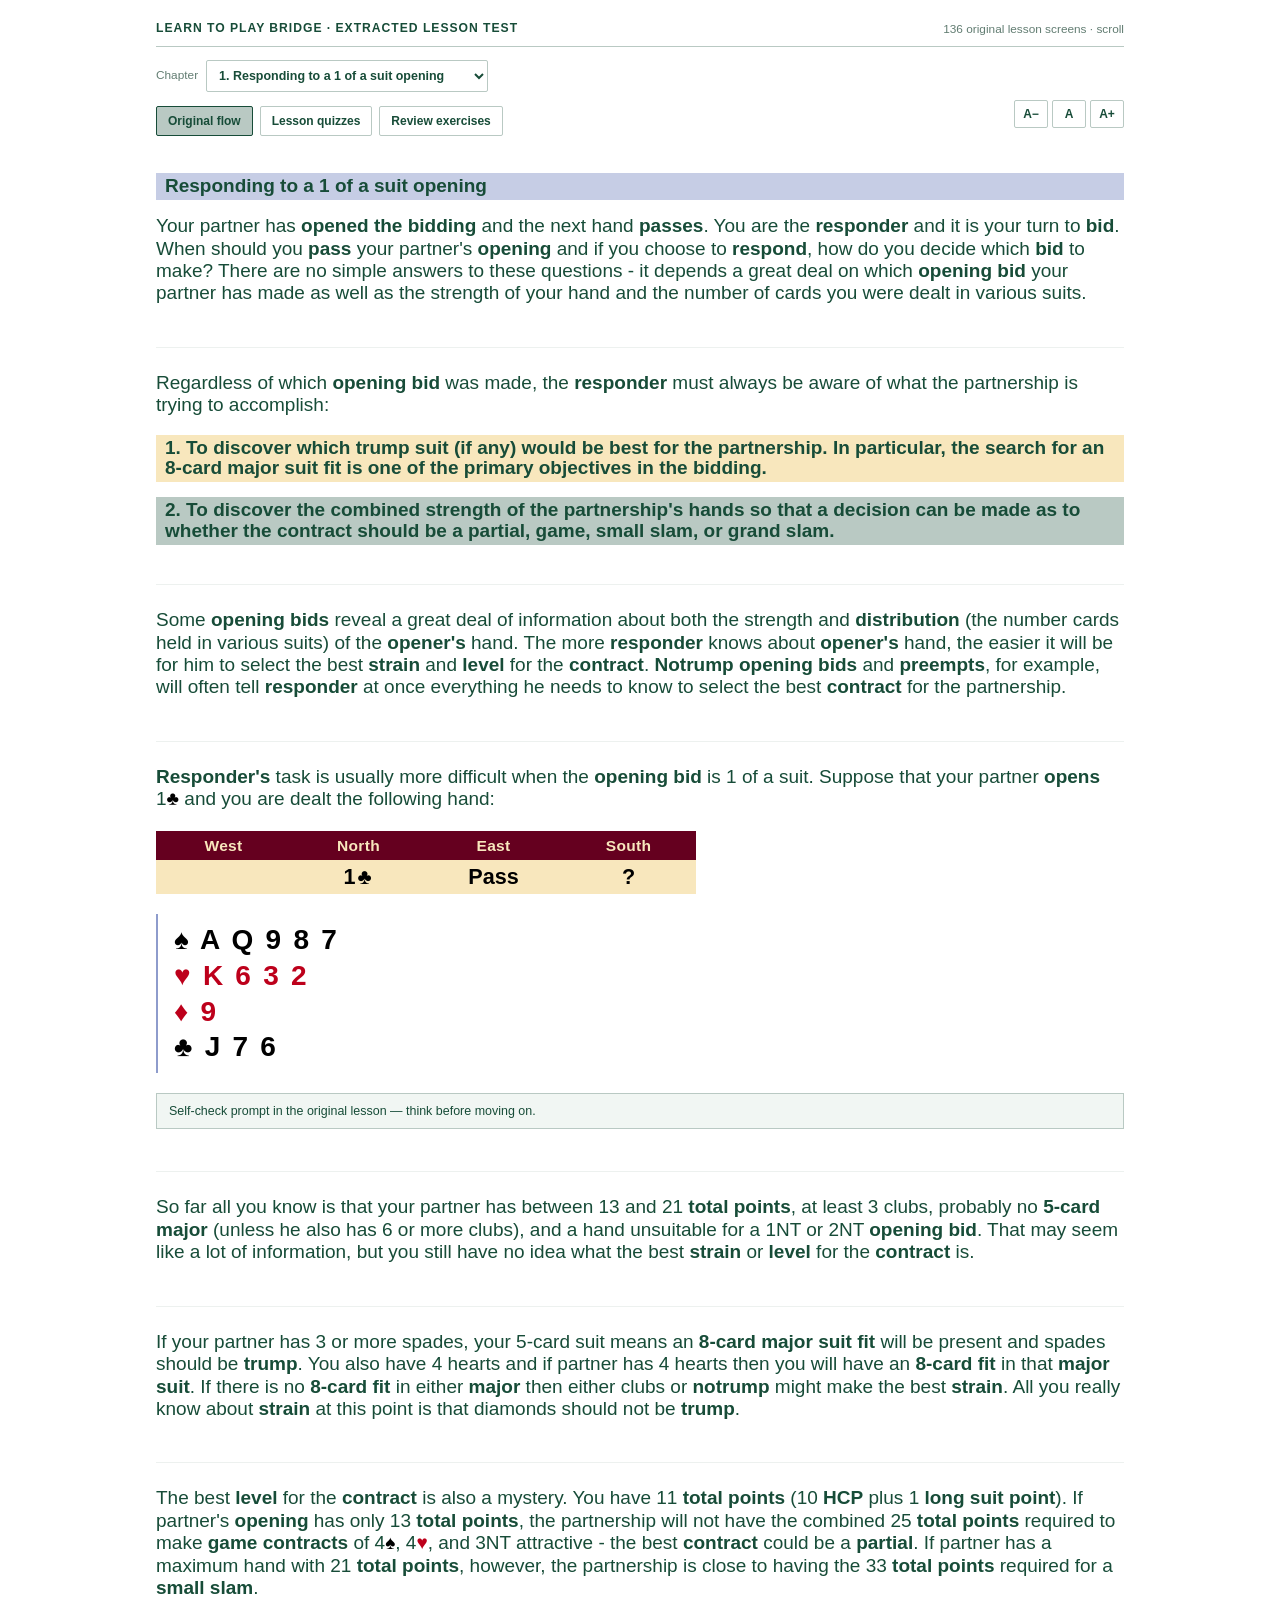
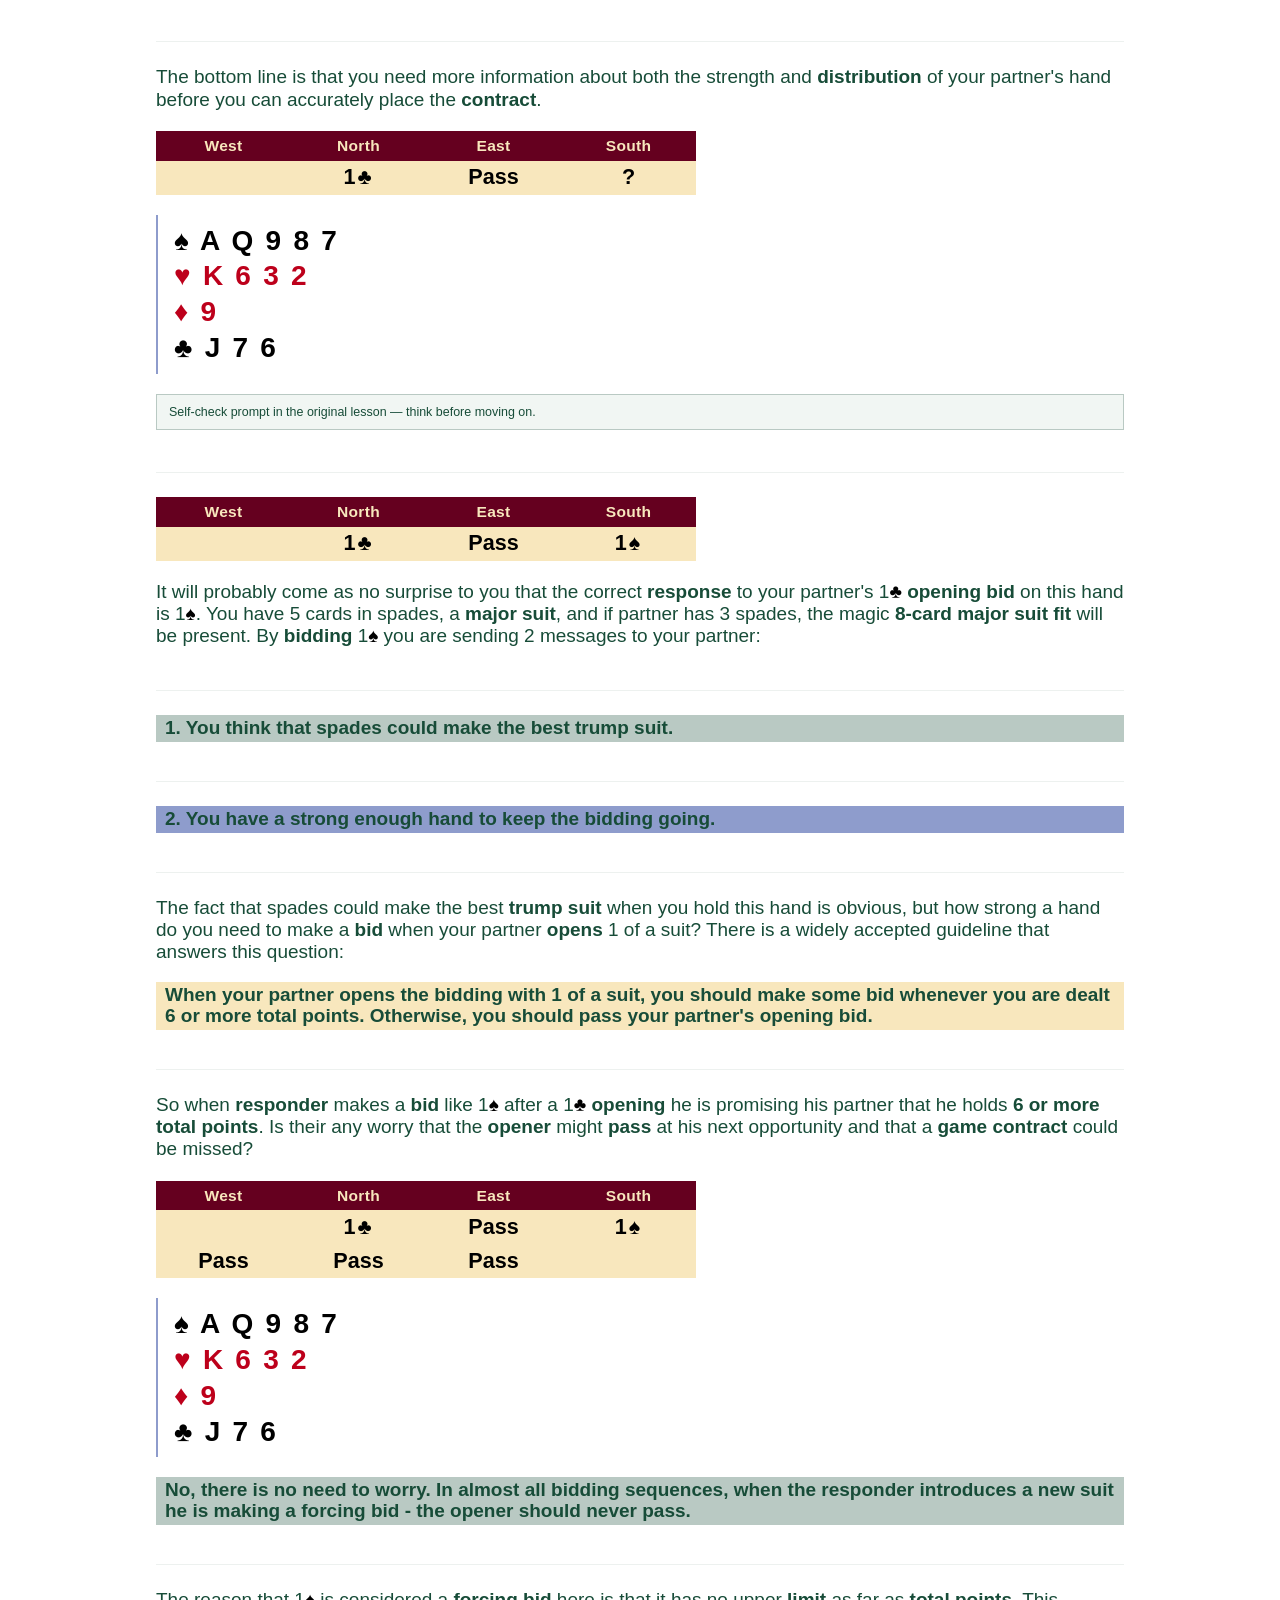
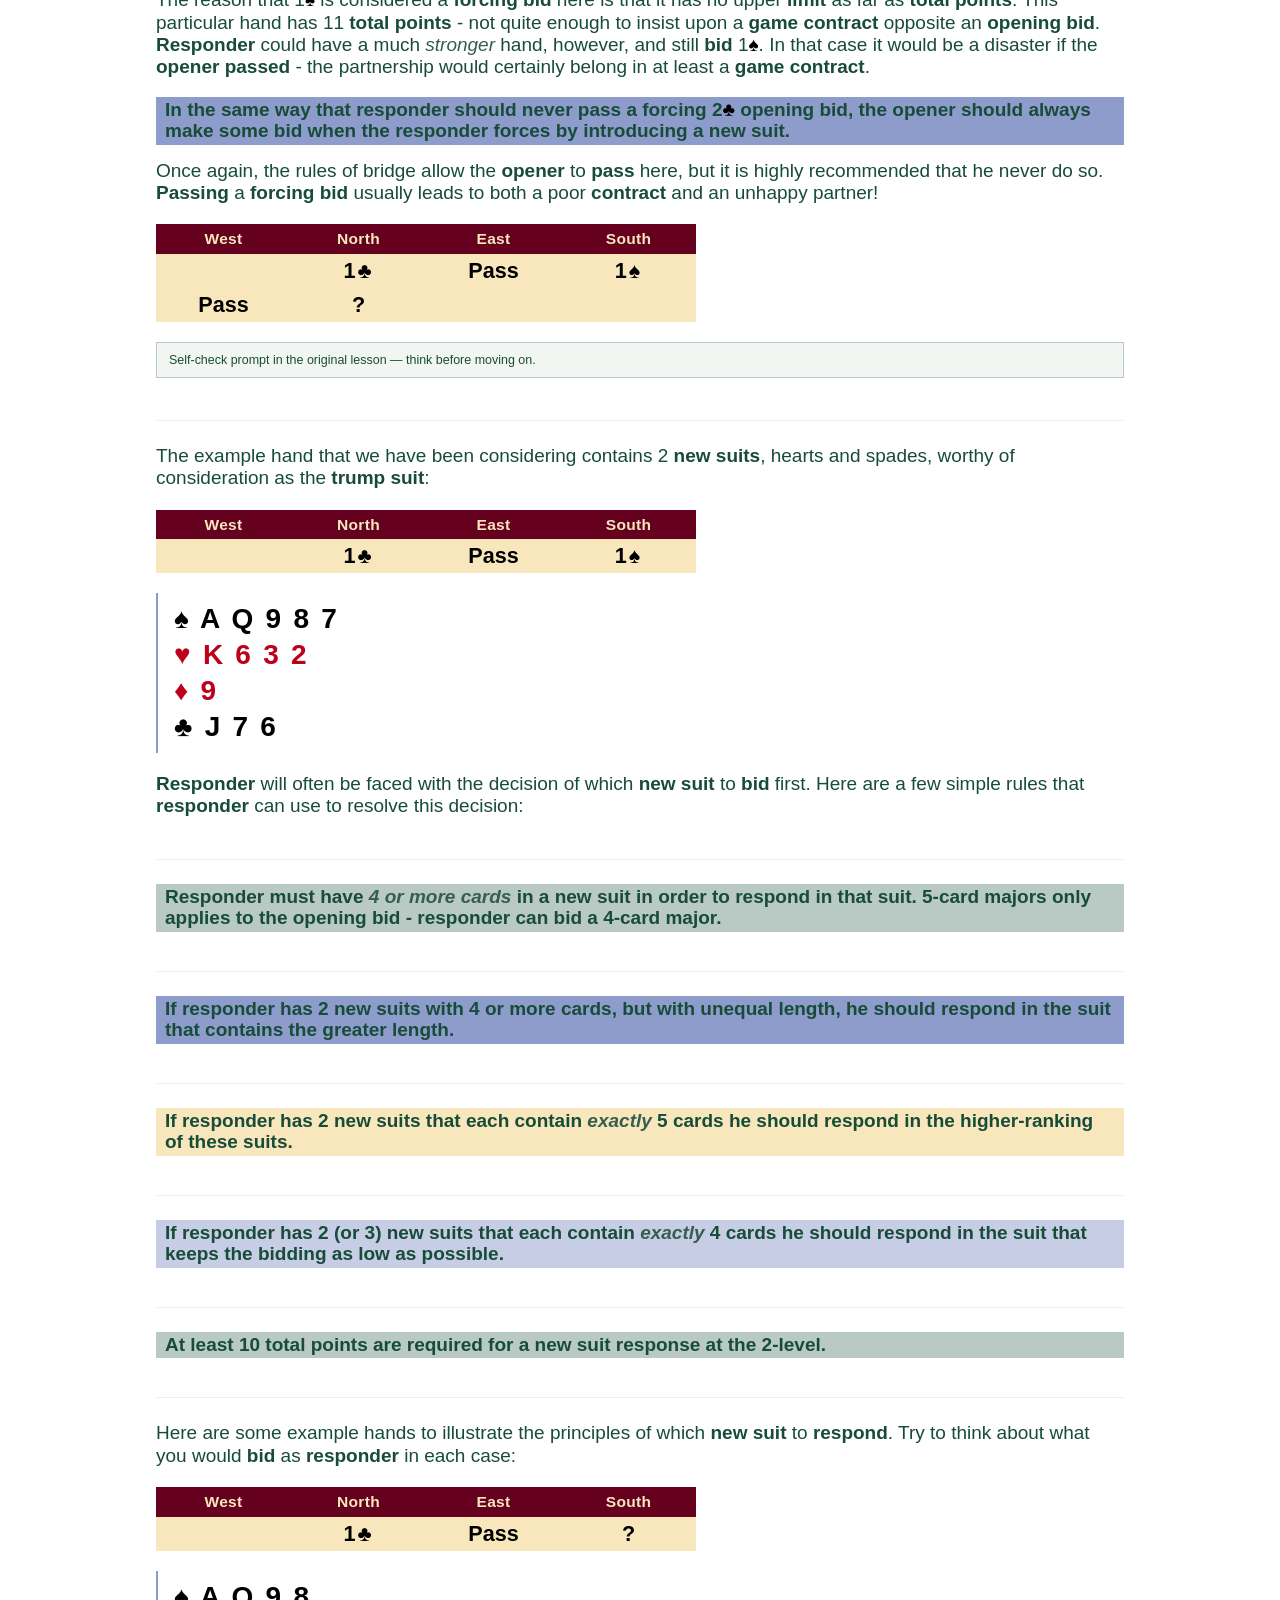
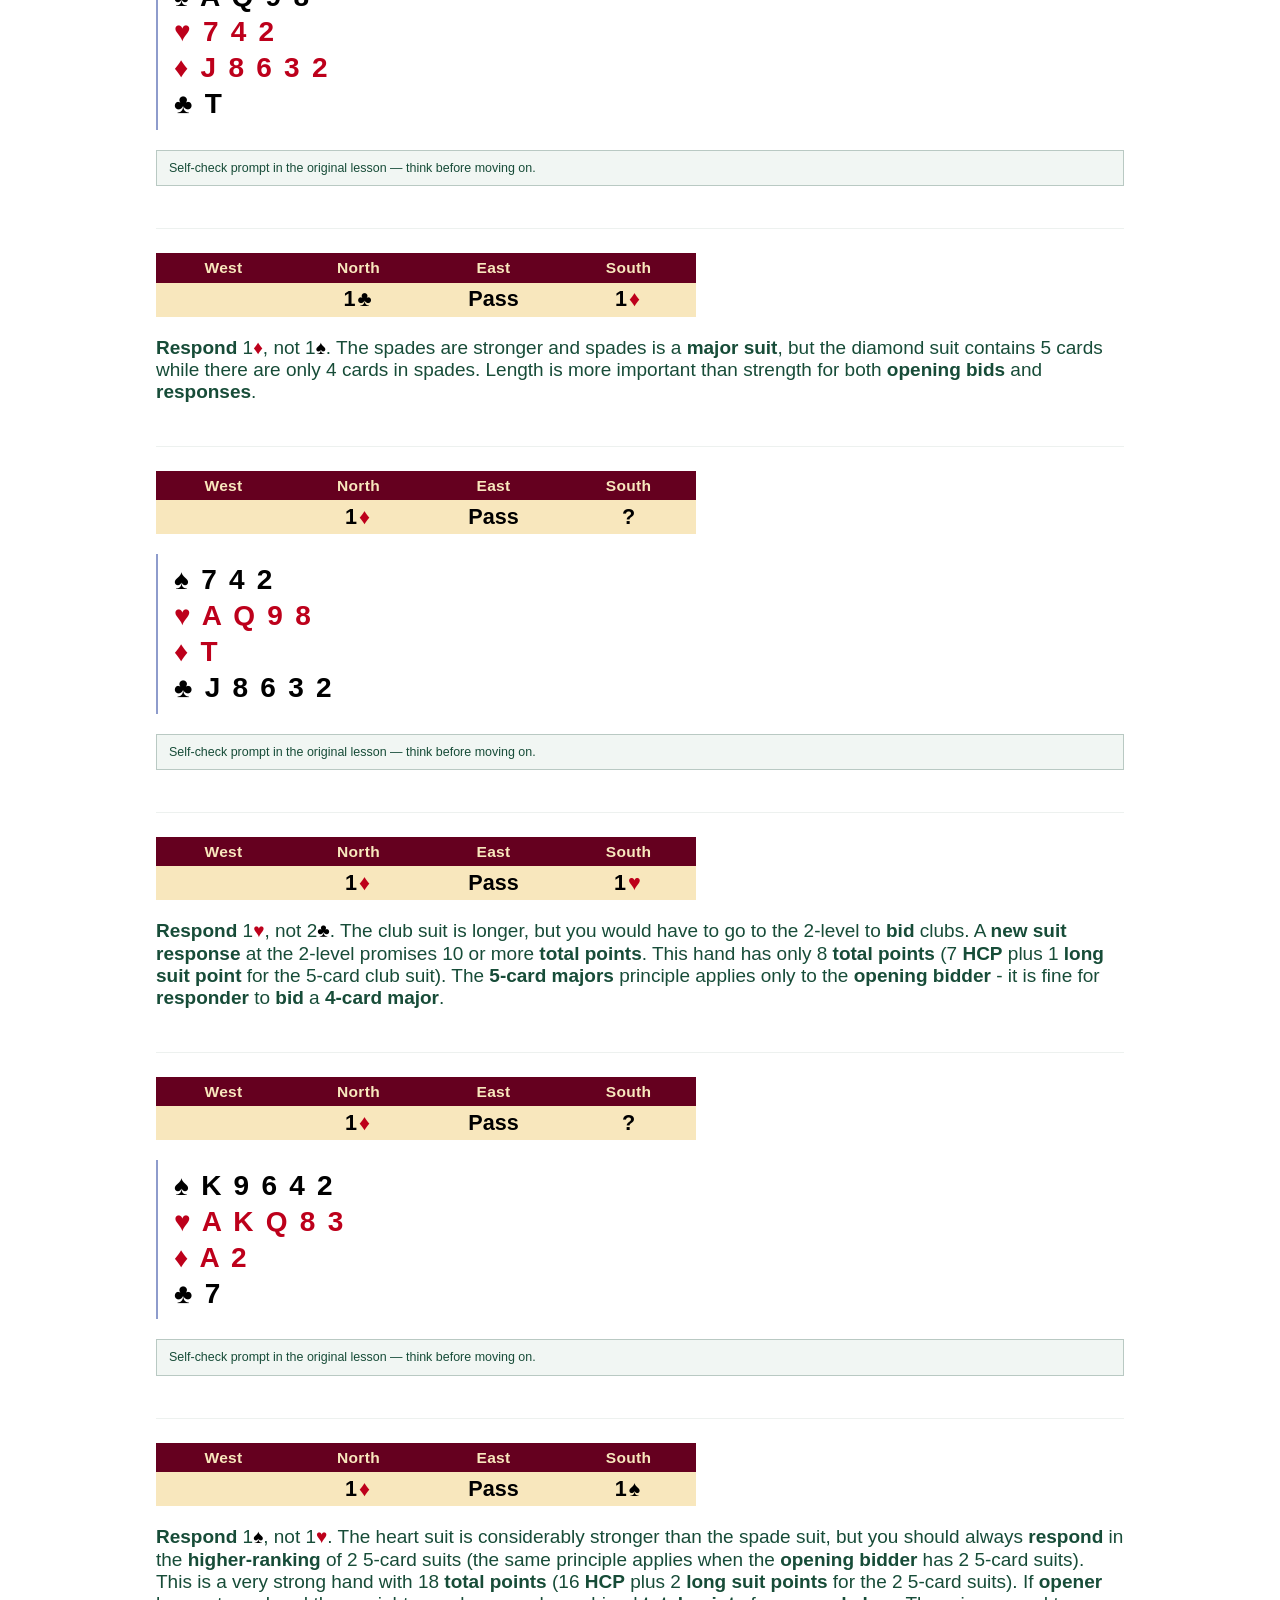
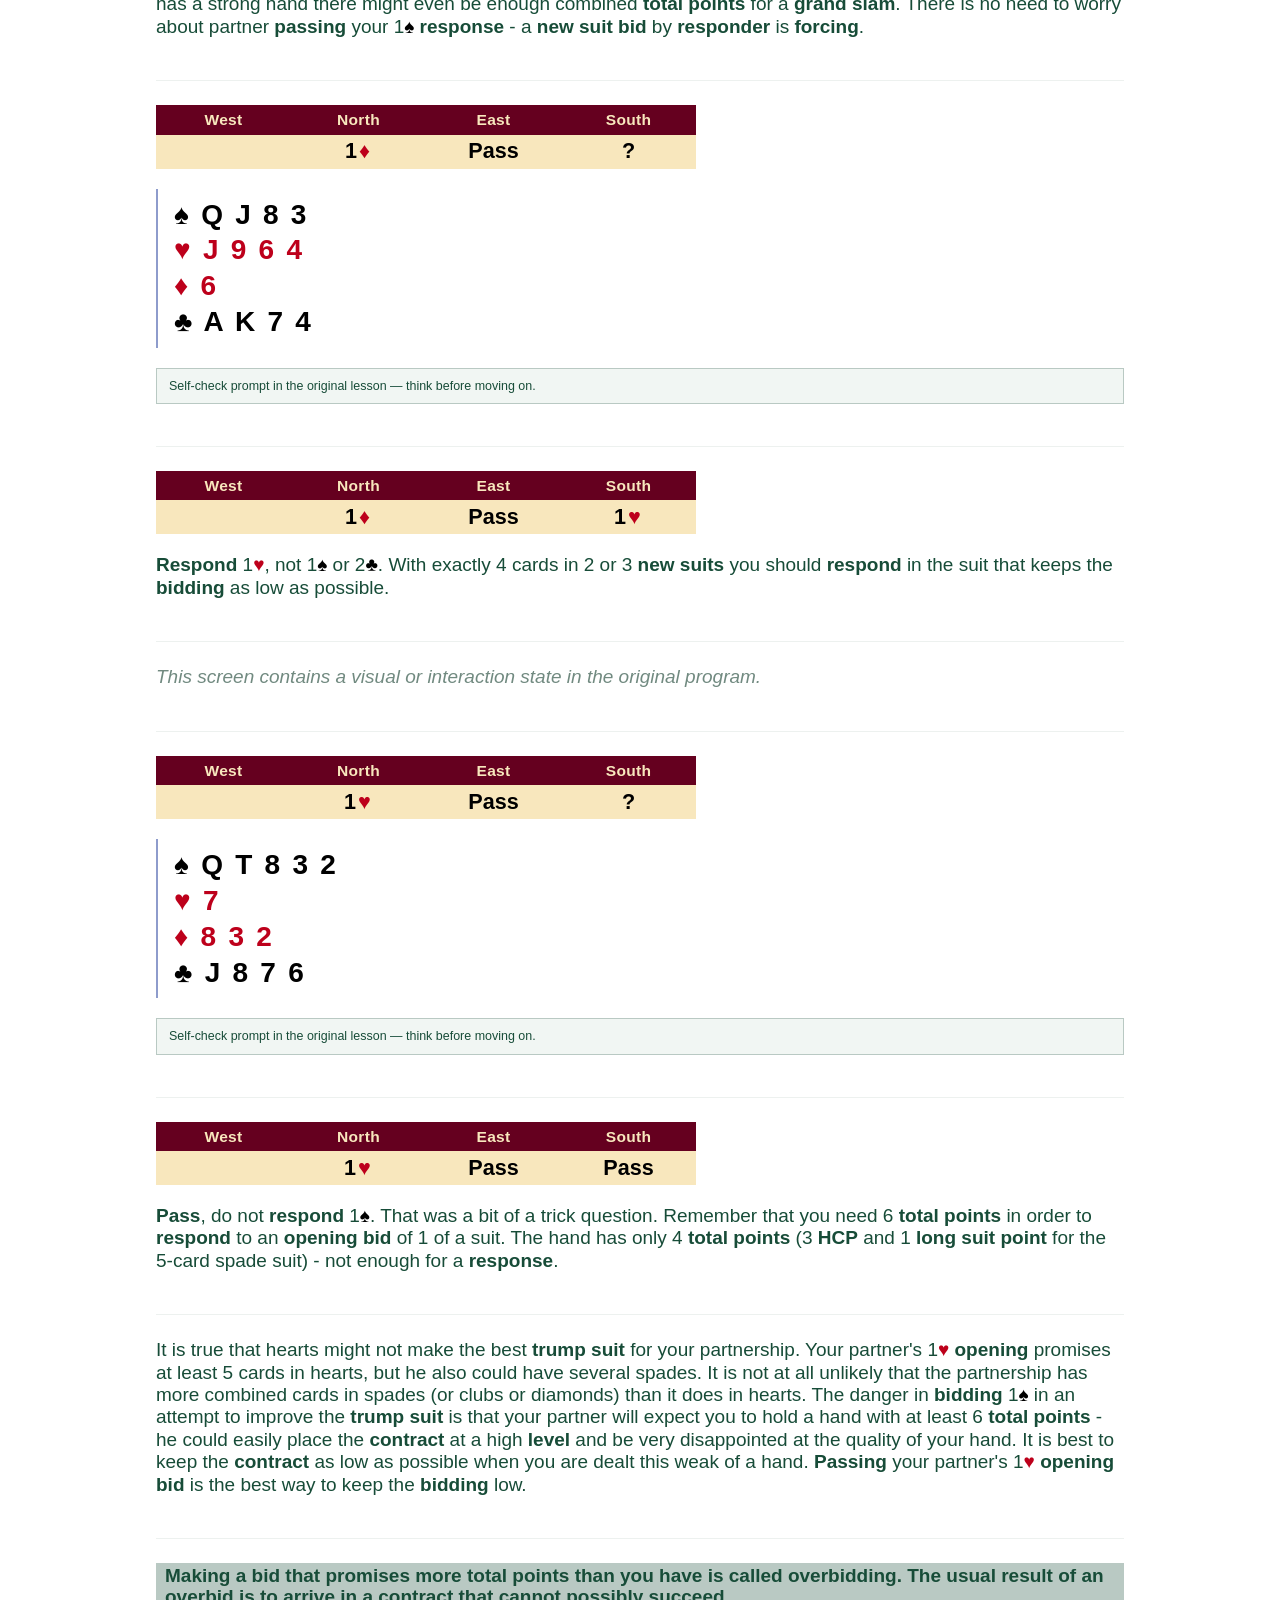
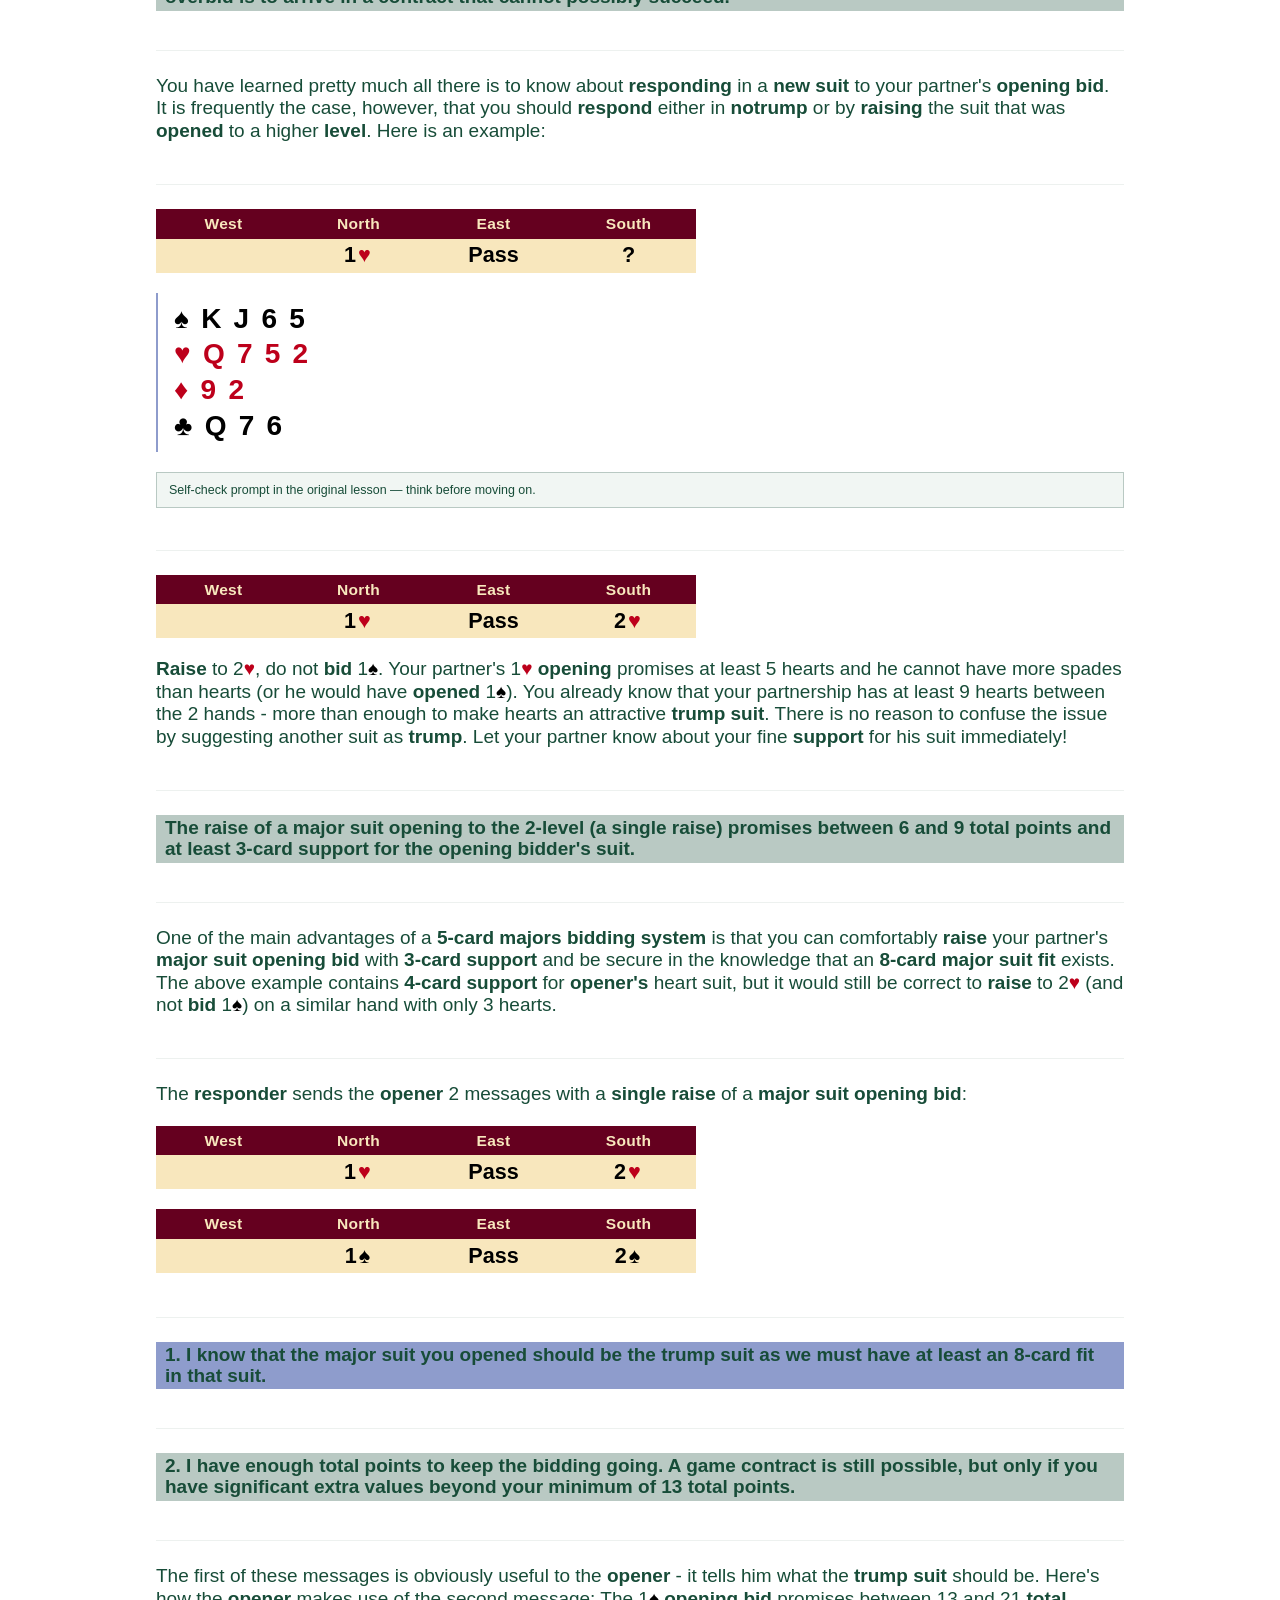
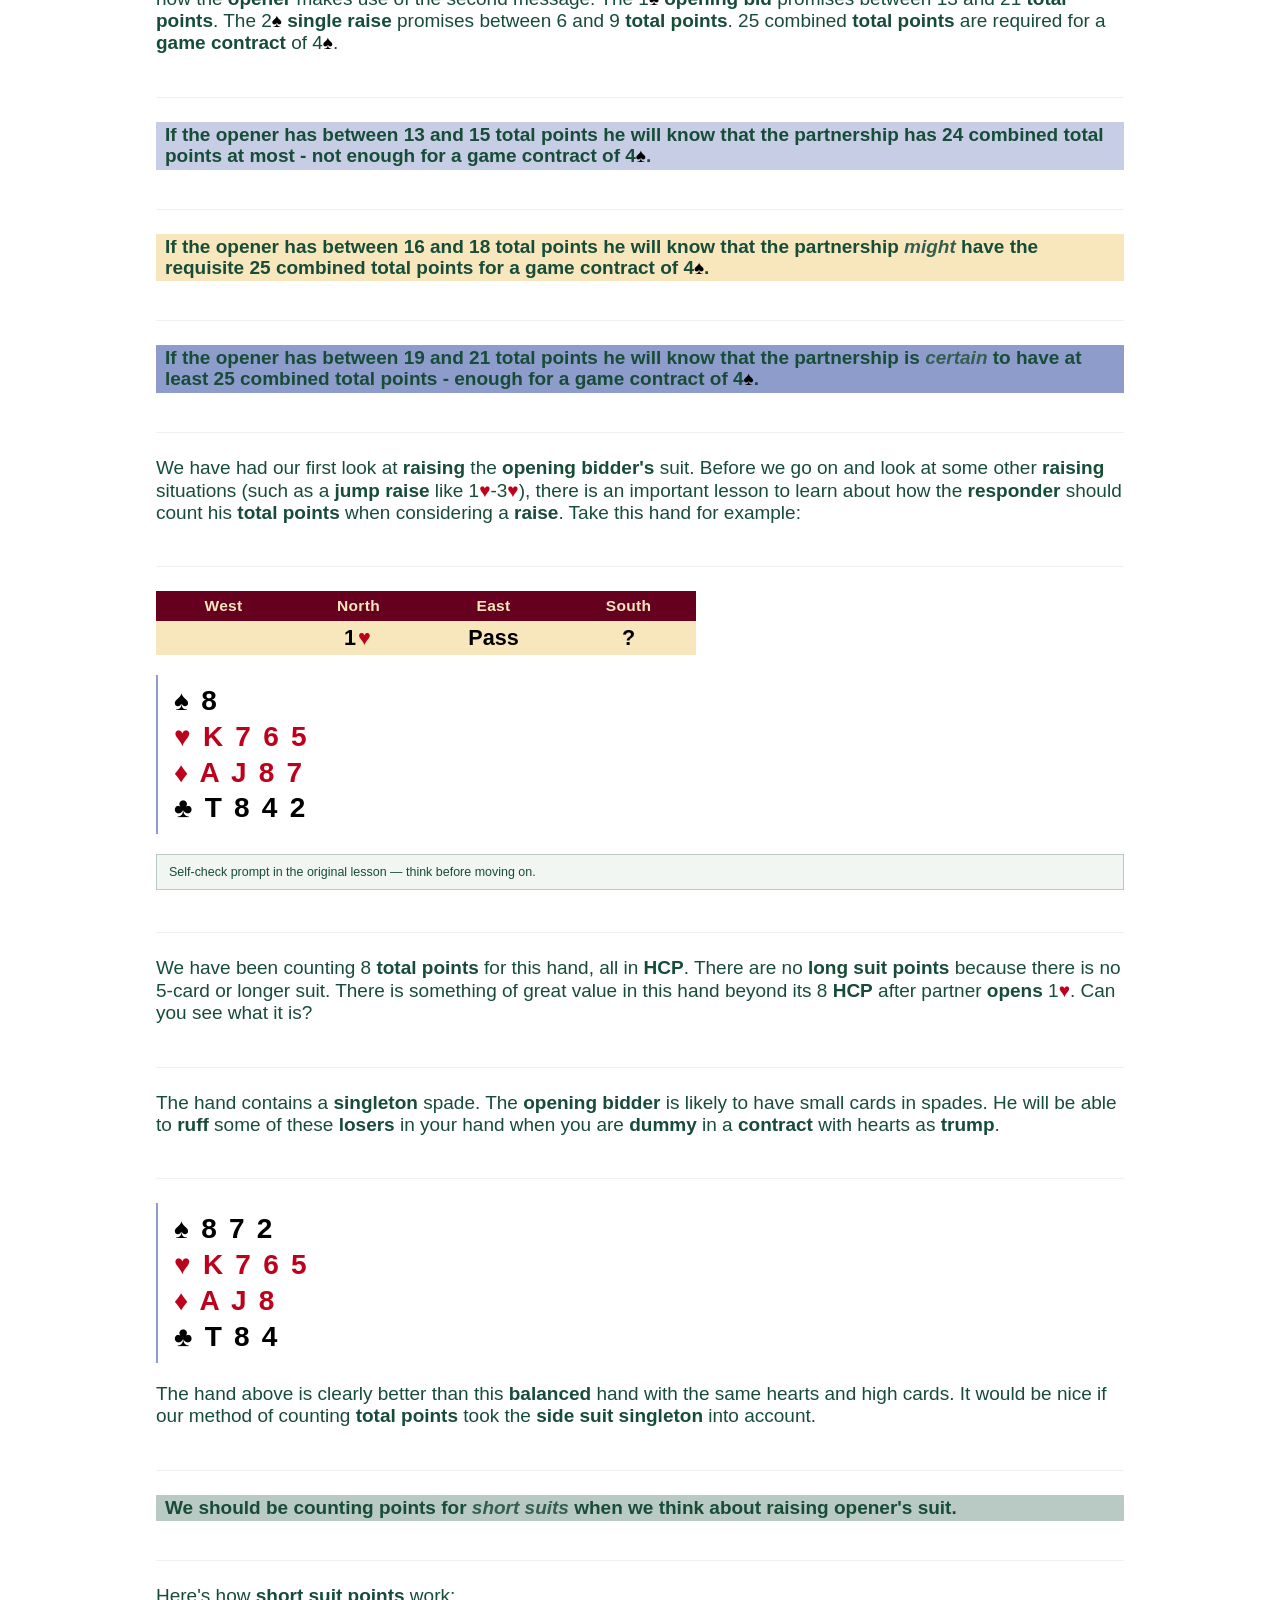
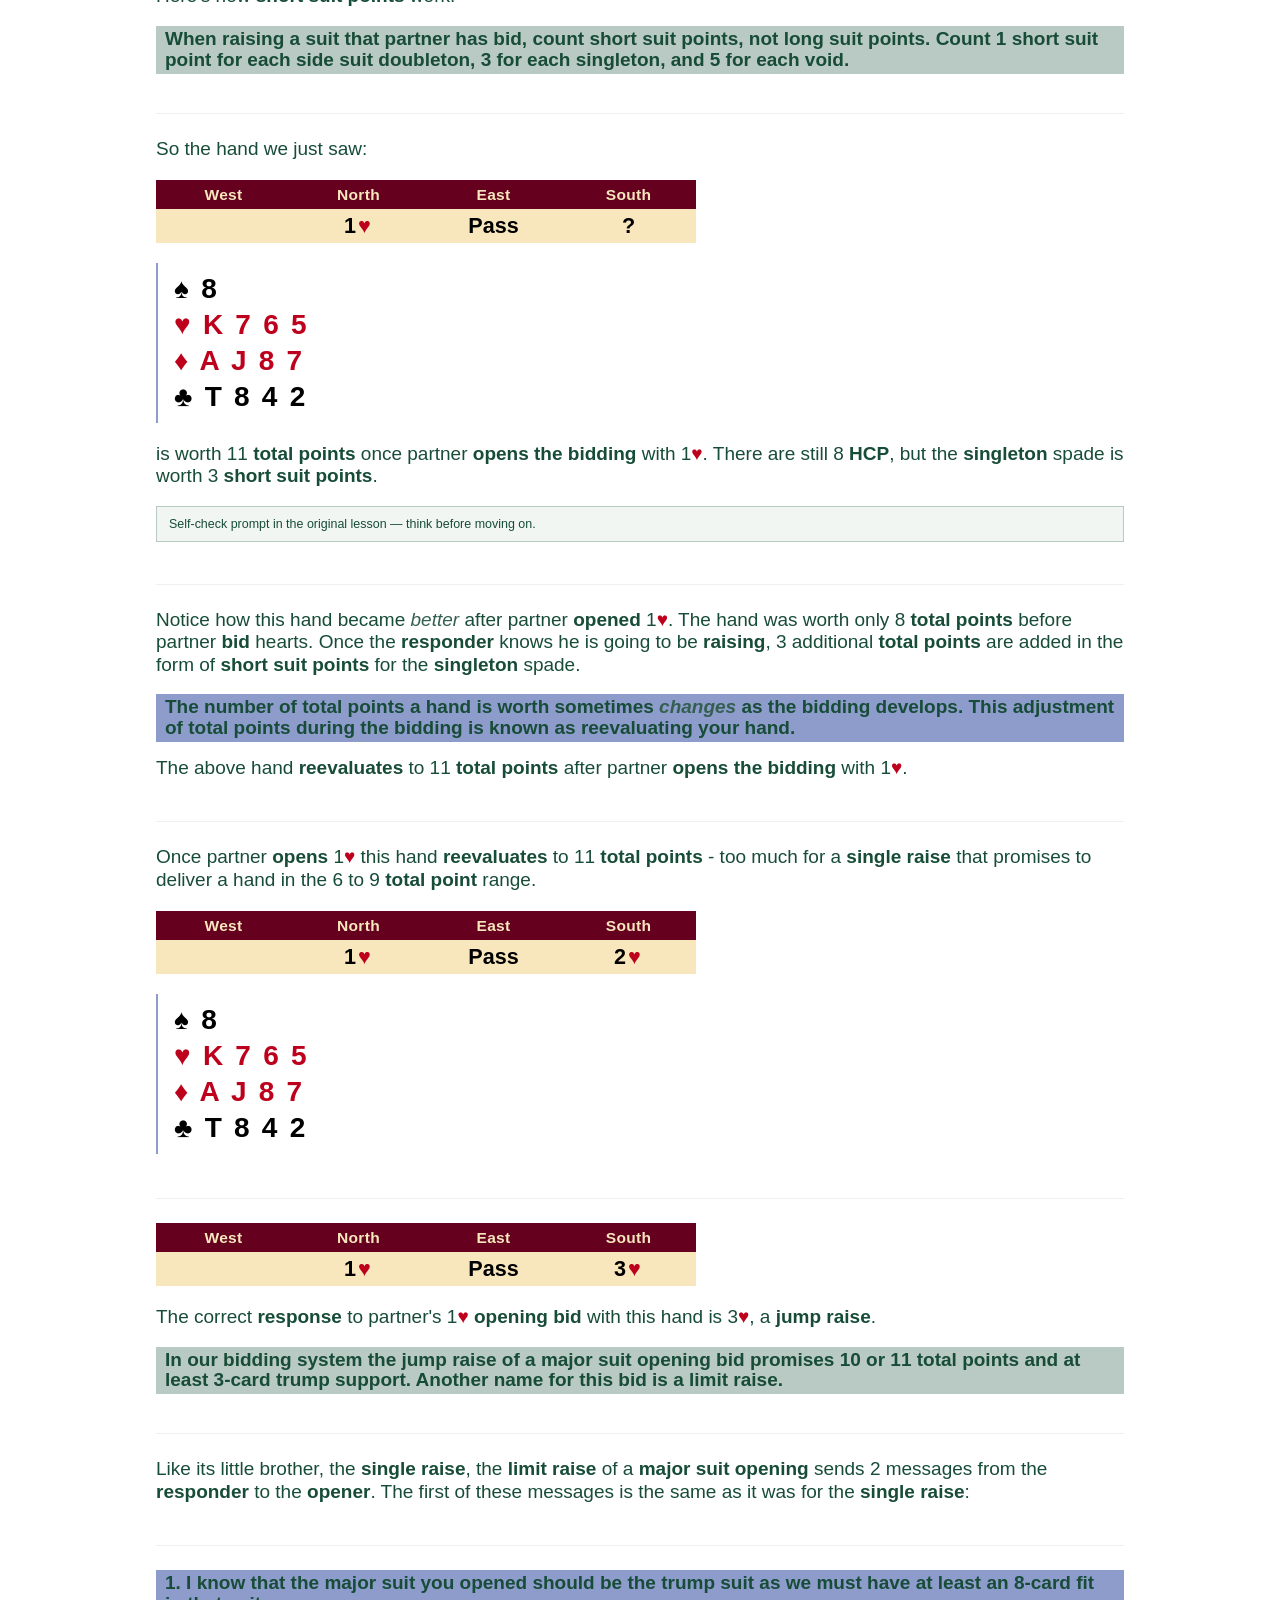
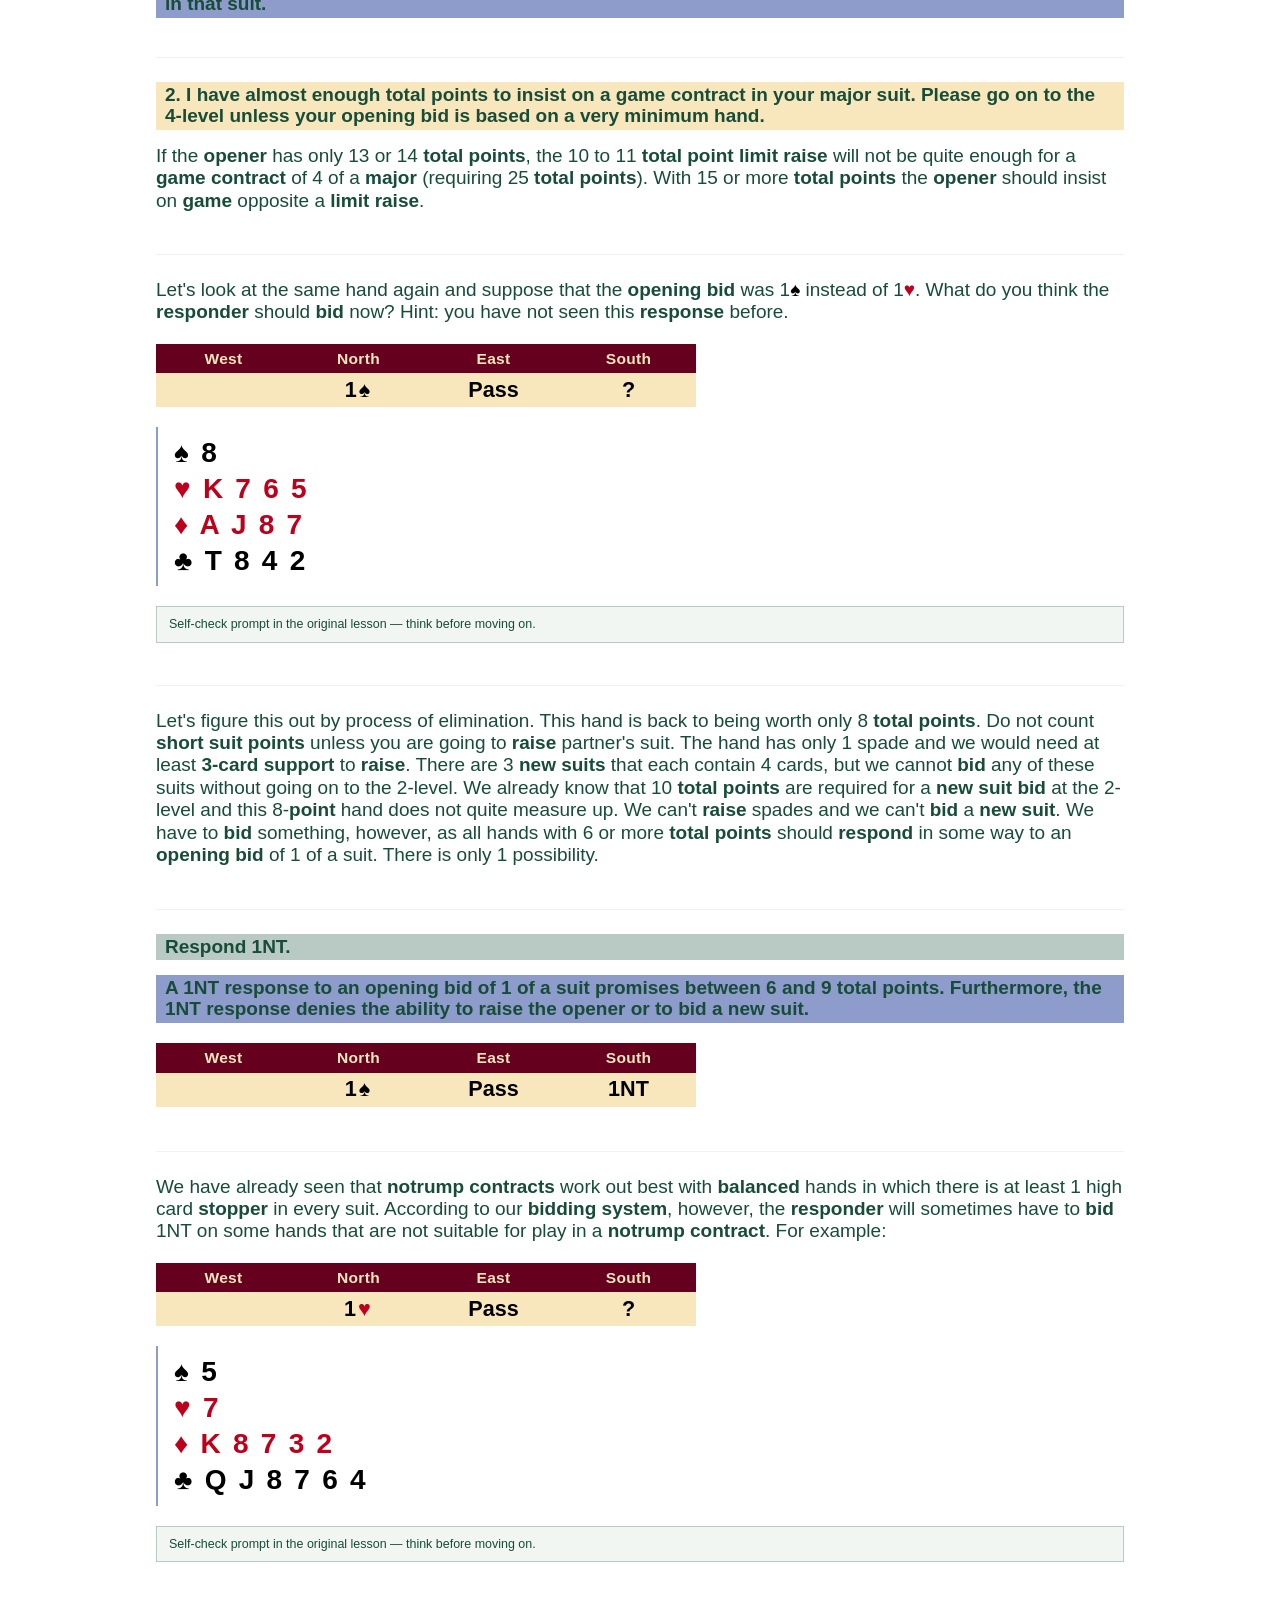
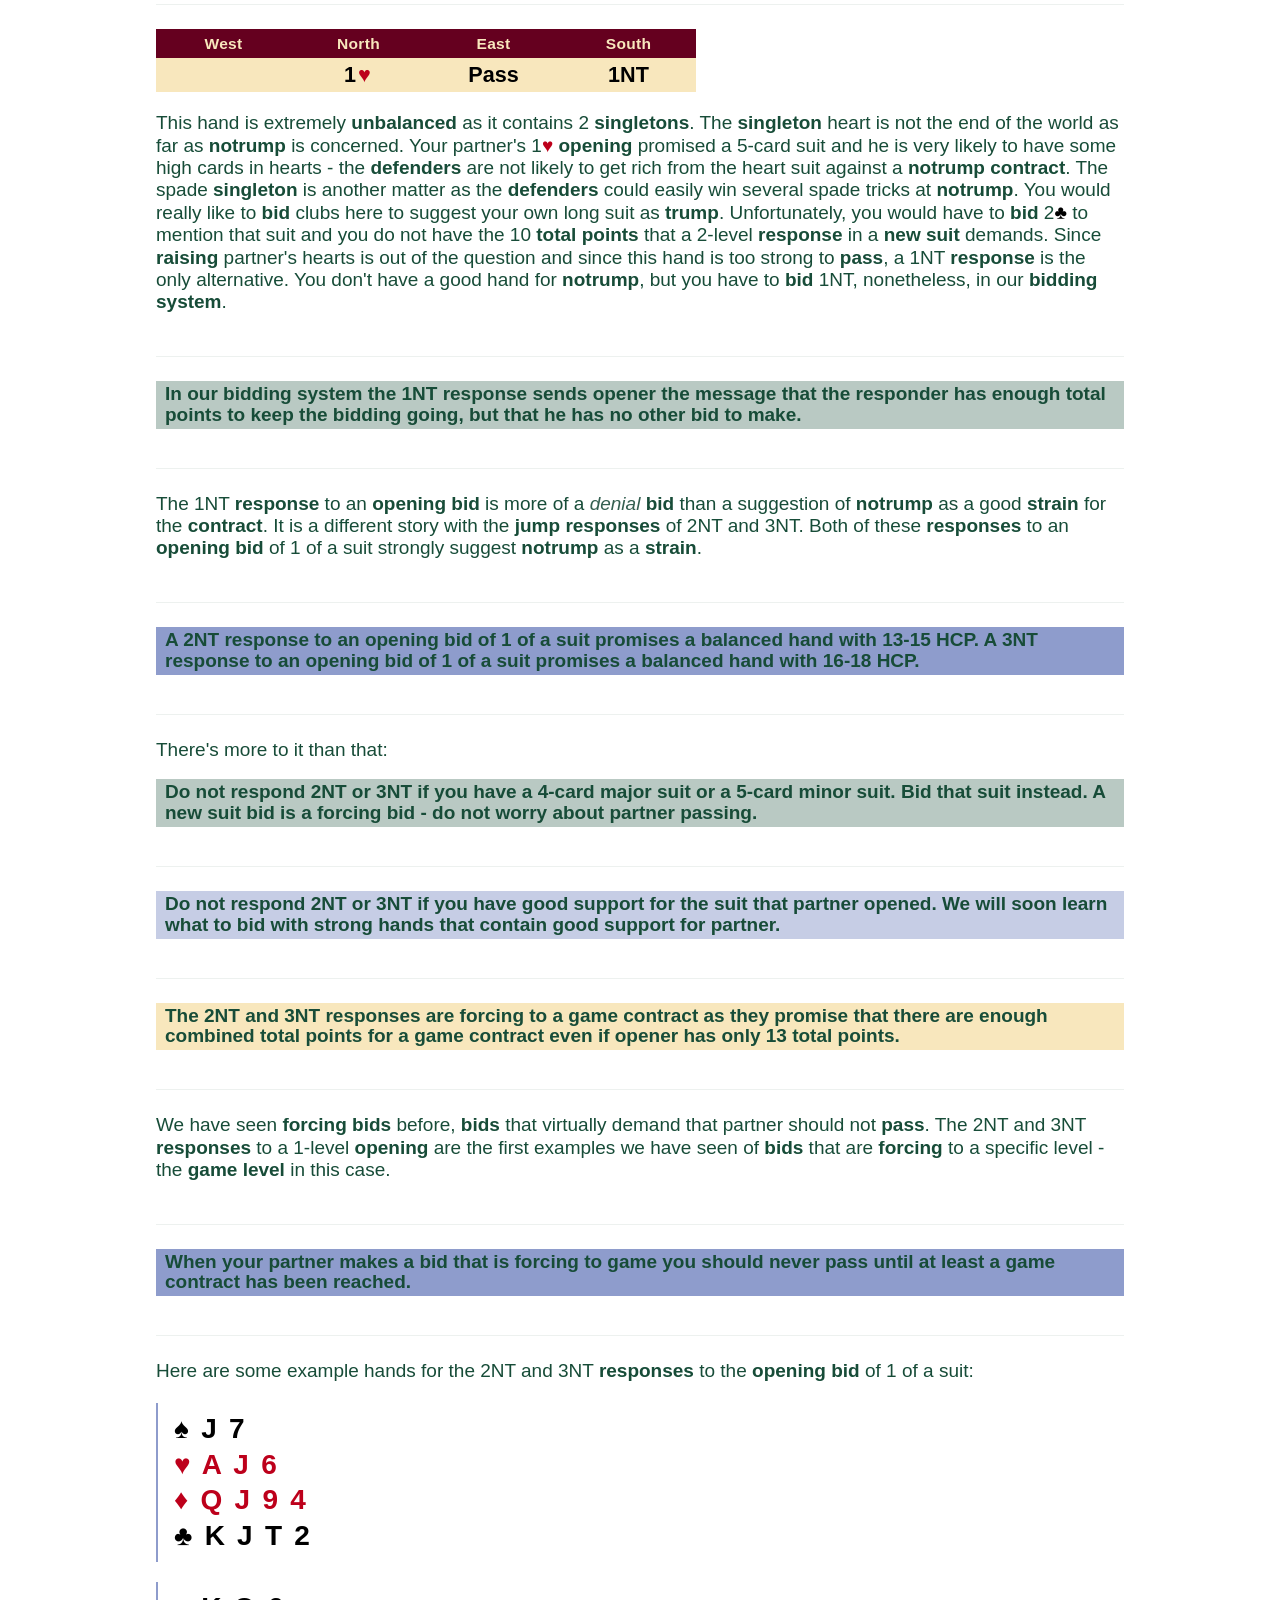
<file: index.html>
<!doctype html>
<html lang="en"><head>
<meta charset="utf-8"><meta name="viewport" content="width=device-width,initial-scale=1">
<title>Learn to Play Bridge — Responding to a 1 of a suit opening</title>
<link rel="stylesheet" href="bridge_study_test.css?v=20261010-12">
</head><body><main>
<header><h1>Learn to Play Bridge · extracted lesson test</h1><span class="muted" id="count"></span></header>
<div class="chapter-nav"><label for="chapter-select">Chapter</label><select id="chapter-select" aria-label="Choose chapter"><option value="index.html" selected>1. Responding to a 1 of a suit opening</option><option value="responding_to_1nt.html">2. Responding to a 1NT opening</option></select></div>
<div class="toolbar"><div class="mode"><button class="on" data-mode="lesson">Original flow</button><button data-mode="quiz">Lesson quizzes</button><button data-mode="review">Review exercises</button></div><div class="font-controls" aria-label="Text size"><button id="font-down" title="Decrease text size">A−</button><button id="font-reset" title="Reset text size">A</button><button id="font-up" title="Increase text size">A+</button></div></div>
<article id="page"></article>
<nav class="nav"><button id="back">← Back</button><button id="next">Next →</button></nav>
<footer class="rights-notice" id="source-rights">
  <strong>Source &amp; rights notice</strong>
  <p>This is an unofficial, non-commercial mobile reformat created for personal study. Source material: <em>Learn to Play Bridge</em>, developed by Fred Gitelman / Bridge Base Inc. for the <a href="https://acbl.org/learn/" target="_blank" rel="noreferrer">American Contract Bridge League (ACBL)</a>.</p>
  <p>This site is not affiliated with, endorsed by, or sponsored by Fred Gitelman, Bridge Base Inc., or ACBL. Original lesson content, trademarks, and related rights remain with their respective owners. Please do not copy, redistribute, or republish this material. Rights holders may request removal through this repository.</p>
</footer>
</main>
<script src="bridge_study_test_data.js?v=20261010-12"></script><script src="bridge_review_data.js?v=20261010-12"></script><script src="bridge_study_test.js?v=20261010-12"></script>
</body></html>
</file>
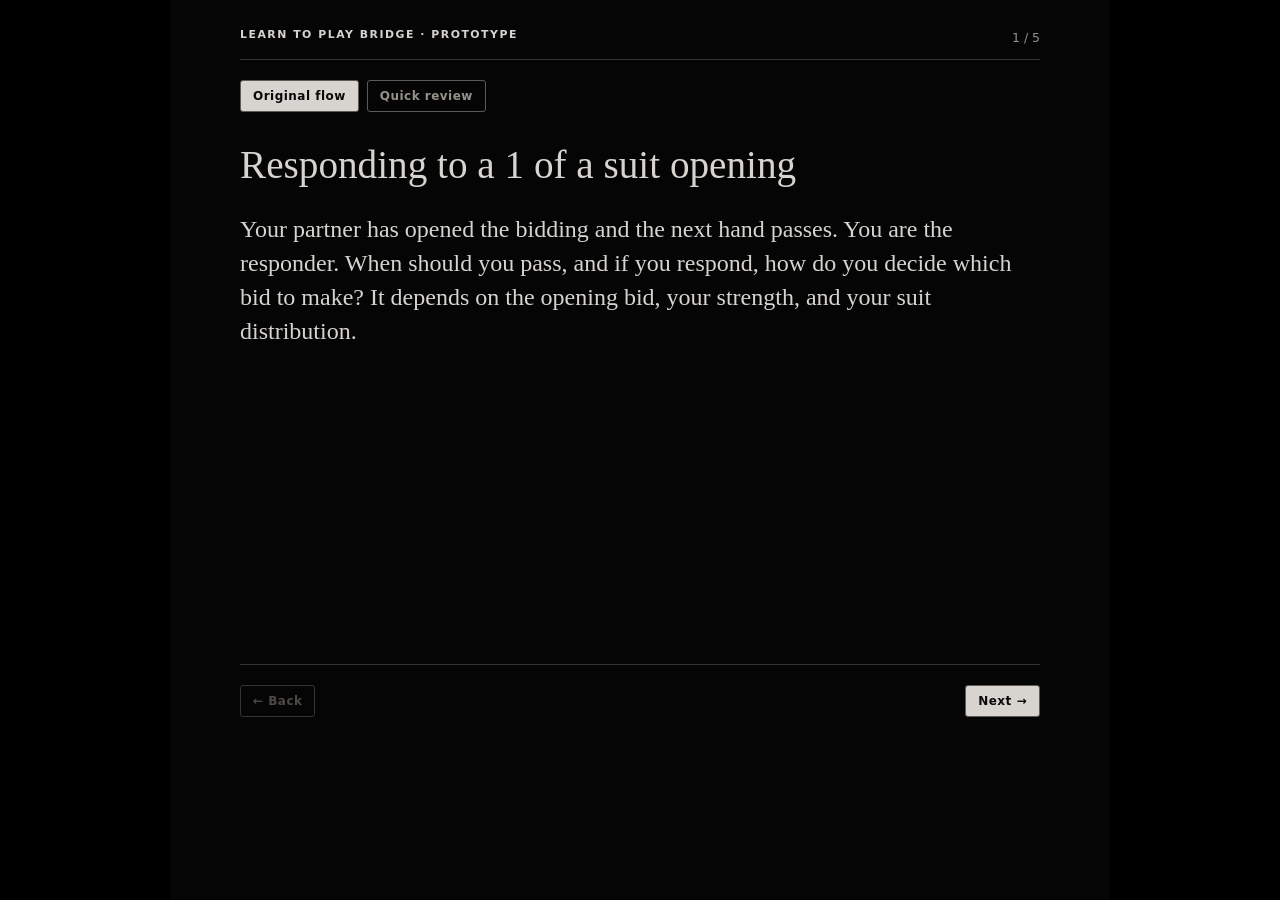
<file: bridge_mobile_prototype.html>
<!doctype html><meta charset="utf-8"><meta name="viewport" content="width=device-width,initial-scale=1"><title>Bridge mobile prototype</title><style>:root{--i:#d7d4cf;--p:#050505;--g:#d7d4cf;--m:#96918b}*{box-sizing:border-box}body{margin:0;background:#000;color:var(--i);font:clamp(1.12rem,2.2vw,1.5rem)/1.42 "Iowan Old Style","Palatino Linotype",Georgia,serif}main{width:min(940px,100%);min-height:100vh;margin:auto;padding:30px clamp(24px,6vw,70px) 42px;background:var(--p);box-shadow:0 0 45px #000}header{display:flex;justify-content:space-between;border-bottom:1px solid #343331;padding-bottom:13px}h1{margin:0;font:600 .68rem/1 system-ui,sans-serif;letter-spacing:.14em;text-transform:uppercase;color:var(--g)}.muted{color:var(--m);font:.78rem/1.3 system-ui,sans-serif}.mode{display:flex;gap:8px;margin:20px 0 30px}button{border:1px solid #5d5a56;border-radius:3px;padding:9px 12px;font:600 .75rem/1 system-ui,sans-serif;letter-spacing:.04em;cursor:pointer}.mode button{background:transparent;color:var(--m)}.mode .on,.nav button{background:#d7d4cf;color:#080808}article{min-height:58vh}h2{font-size:clamp(1.65rem,3.2vw,2.45rem);font-weight:400;line-height:1.16;margin:0 0 24px}p{margin:0 0 21px}.callout{background:#17130d;border-left:3px solid #d3a44e;padding:10px 16px 10px 20px;margin:22px 0;color:#e8c77f;box-shadow:inset 0 0 26px #0b0906}.hand{background:#0c1012;border-left:2px solid #527486;border-radius:0;padding:15px 18px 15px 38px;margin:28px 0;font:400 clamp(1.35rem,2.7vw,2rem)/1.37 "Iowan Old Style","Palatino Linotype",Georgia,serif;white-space:pre-line;box-shadow:inset 0 0 30px #060707}.hand > span:not(.red):not(.q){color:#a9c9d8}.red{color:#e37870;text-shadow:0 0 12px #471814}.q{display:inline-flex;width:30px;height:30px;align-items:center;justify-content:center;background:#211a0b;color:#efc86d;border:1px solid #d3a44e;border-radius:50%;font-weight:400}.answer{background:#151514;border:1px solid #4a4742;border-radius:0;padding:20px 22px;margin:24px 0}.nav{display:flex;justify-content:space-between;border-top:1px solid #343331;padding-top:20px}.nav button:disabled{background:transparent;border-color:#343331;color:#4d4a46}.reveal{background:transparent;color:#d7d4cf;border-color:#8e8981}</style><main><header><h1>Learn to Play Bridge · prototype</h1><span class="muted" id="count"></span></header><div class="mode"><button class="on" data-mode="lesson">Original flow</button><button data-mode="review">Quick review</button></div><article id="page"></article><nav class="nav"><button id="back">← Back</button><button id="next">Next →</button></nav></main><script>
const hand='<span>♠ A Q 9 8 7</span>\n<span class="red">♥ K 6 3 2</span>\n<span class="red">♦ 9</span>\n<span>♣ J 7 6</span>';
const lesson=[{title:'Responding to a 1 of a suit opening',text:"Your partner has opened the bidding and the next hand passes. You are the responder. When should you pass, and if you respond, how do you decide which bid to make? It depends on the opening bid, your strength, and your suit distribution."},{text:"The responder has two goals:",cards:["Discover the best trump suit, especially an 8-card major-suit fit.","Discover combined strength to judge partscore, game, small slam, or grand slam."]},{text:"Responder's task is usually more difficult after a 1-of-a-suit opening. Suppose partner opens 1♣ and you hold:",hand},{text:"You need more information about partner's strength and distribution before accurately placing the contract.",hand,answer:"It will probably come as no surprise to you that the correct response to your partner's 1♣ opening bid on this hand is 1♠. You have 5 cards in spades, a major suit, and if partner has 3 spades, the magic 8-card major suit fit will be present. By bidding 1♠ you are sending 2 messages to your partner:"},{text:"A widely accepted guideline:",cards:["With 6 or more total points, make some bid. With fewer than 6 total points, pass partner's opening bid."]}];
let mode='lesson',i=0,shown=false;const page=document.querySelector('#page'),count=document.querySelector('#count'),back=document.querySelector('#back'),next=document.querySelector('#next');function draw(){const list=mode==='lesson'?lesson:[lesson[3]],x=list[i];count.textContent=(i+1)+' / '+list.length;let h=x.title?'<h2>'+x.title+'</h2>':'';h+='<p>'+x.text+'</p>';if(x.hand)h+='<div class="hand">Partner: 1♣ &nbsp;<span class="q">?</span>\n\n'+x.hand+'</div>';if(x.answer&&!shown)h+='<button class="reveal" id="reveal">Think first · reveal answer</button>';if(x.answer&&shown)h+='<section class="answer"><strong>Answer: 1♠</strong><br>'+x.answer+'</section>';if(x.cards)h+=x.cards.map(t=>'<div class="callout">'+t+'</div>').join('');if(mode==='review')h+='<p class="muted">Original “? → next page → explanation” checkpoint, adapted for self-test.</p>';page.innerHTML=h;document.querySelector('#reveal')?.addEventListener('click',()=>{shown=true;draw()});back.disabled=i===0;next.disabled=i===list.length-1}back.onclick=()=>{if(i){i--;shown=false;draw()}};next.onclick=()=>{let x=(mode==='lesson'?lesson:[lesson[3]])[i];if(x.answer&&!shown){shown=true;draw()}else if(i<(mode==='lesson'?lesson:[lesson[3]]).length-1){i++;shown=false;draw()}};document.querySelectorAll('[data-mode]').forEach(b=>b.onclick=()=>{mode=b.dataset.mode;i=0;shown=false;document.querySelectorAll('[data-mode]').forEach(z=>z.classList.toggle('on',z===b));draw()});draw();</script>
</file>
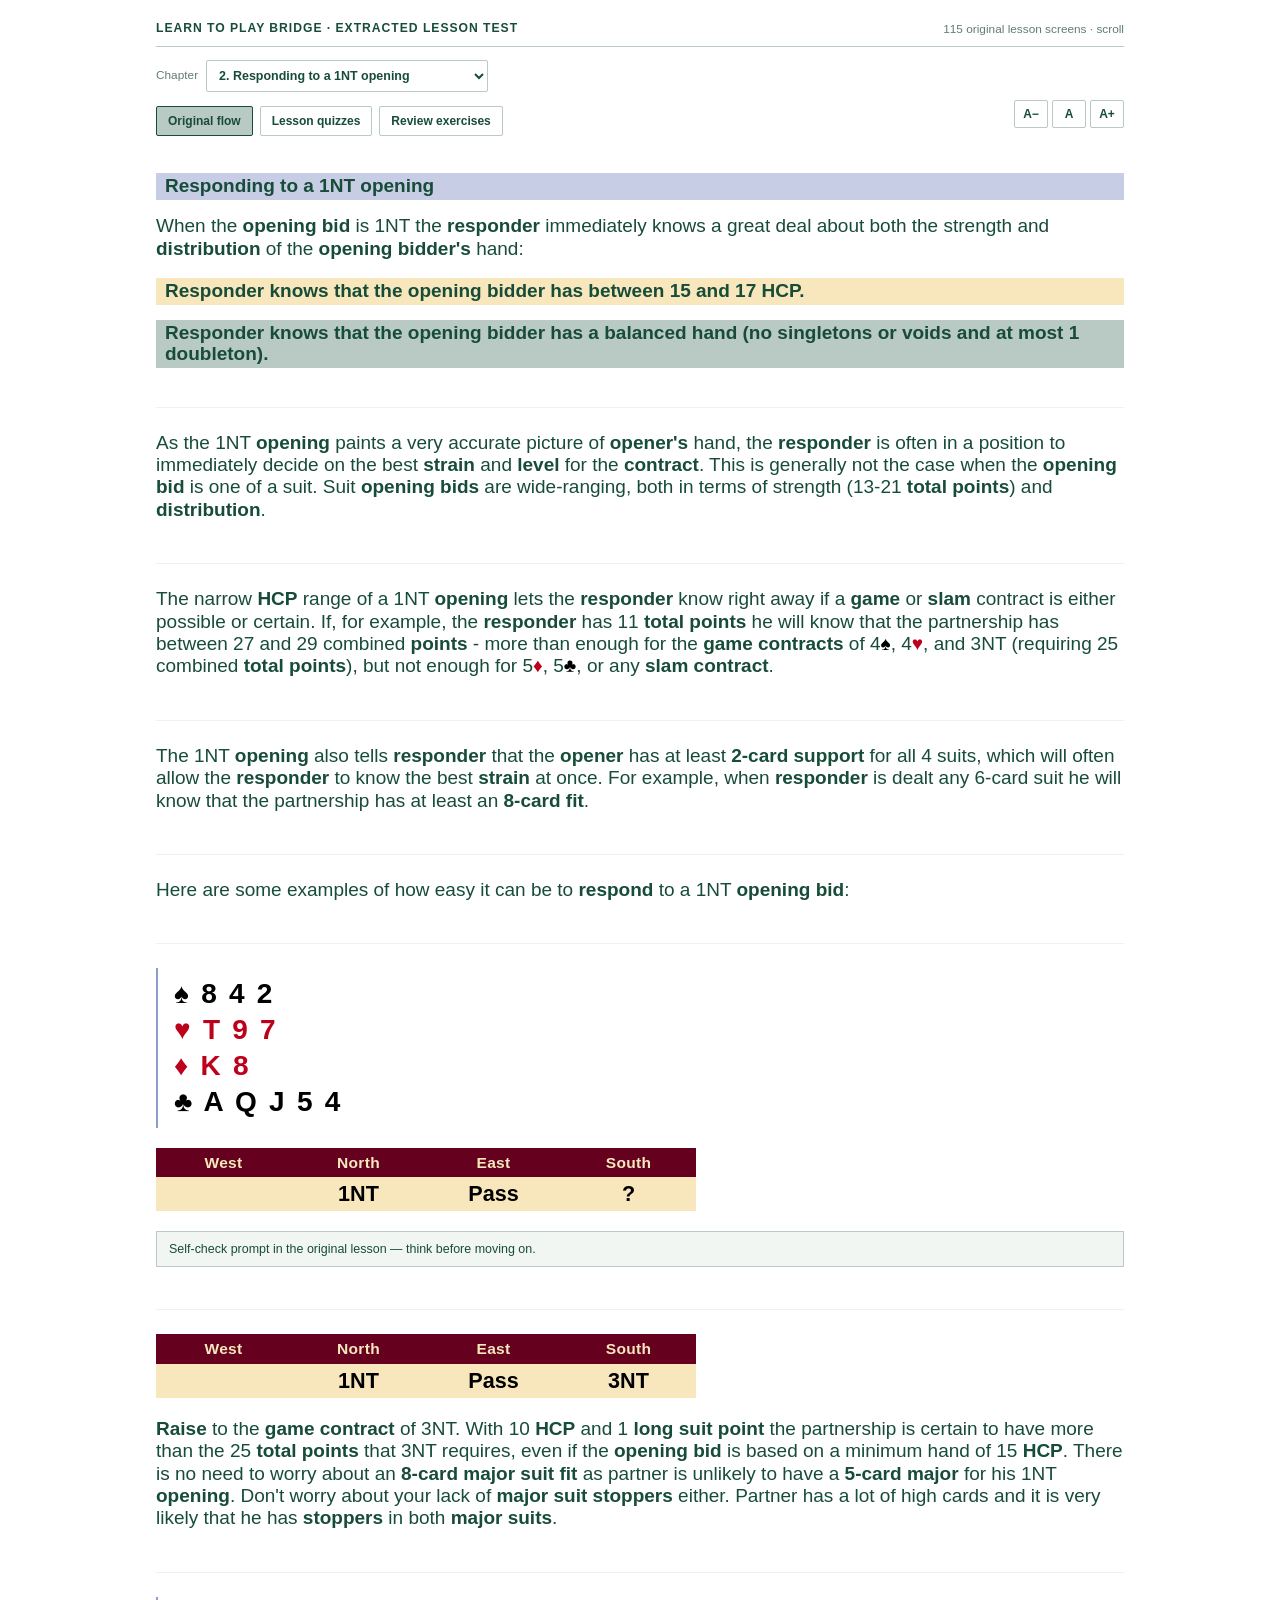
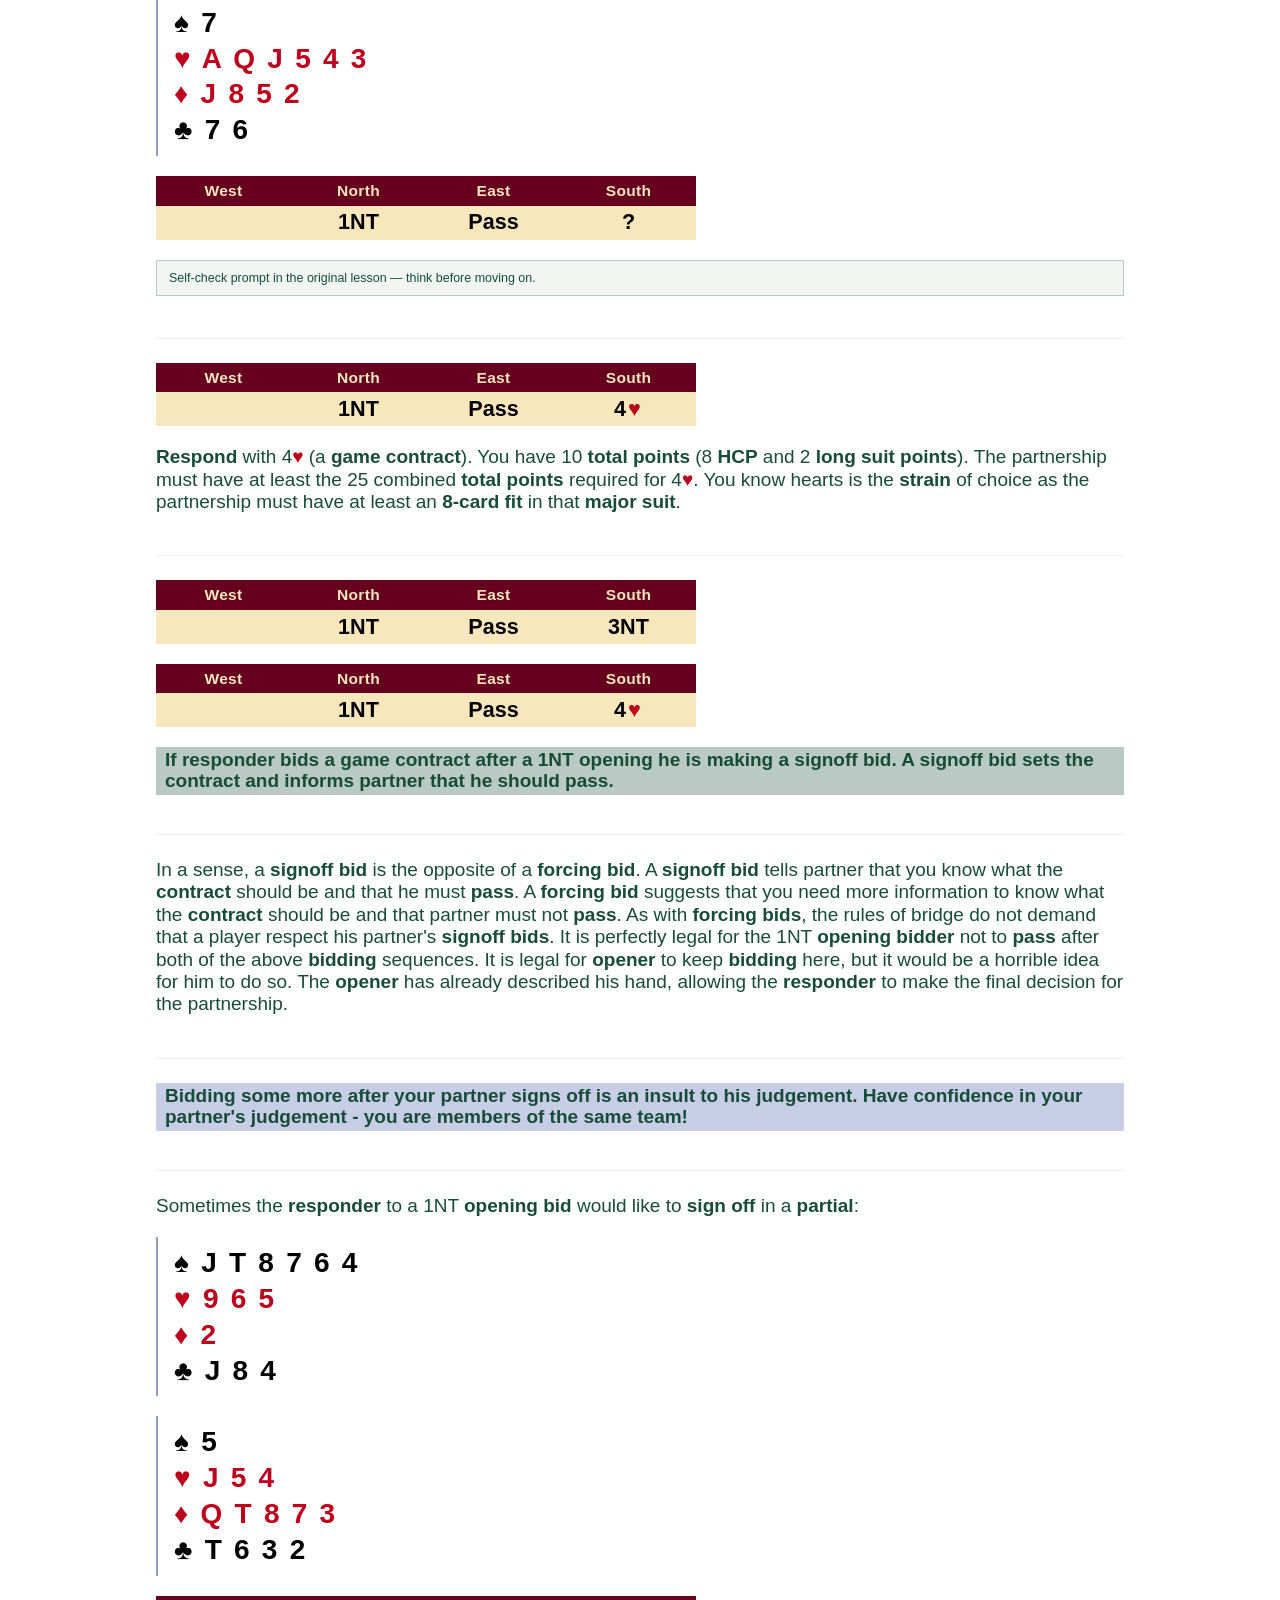
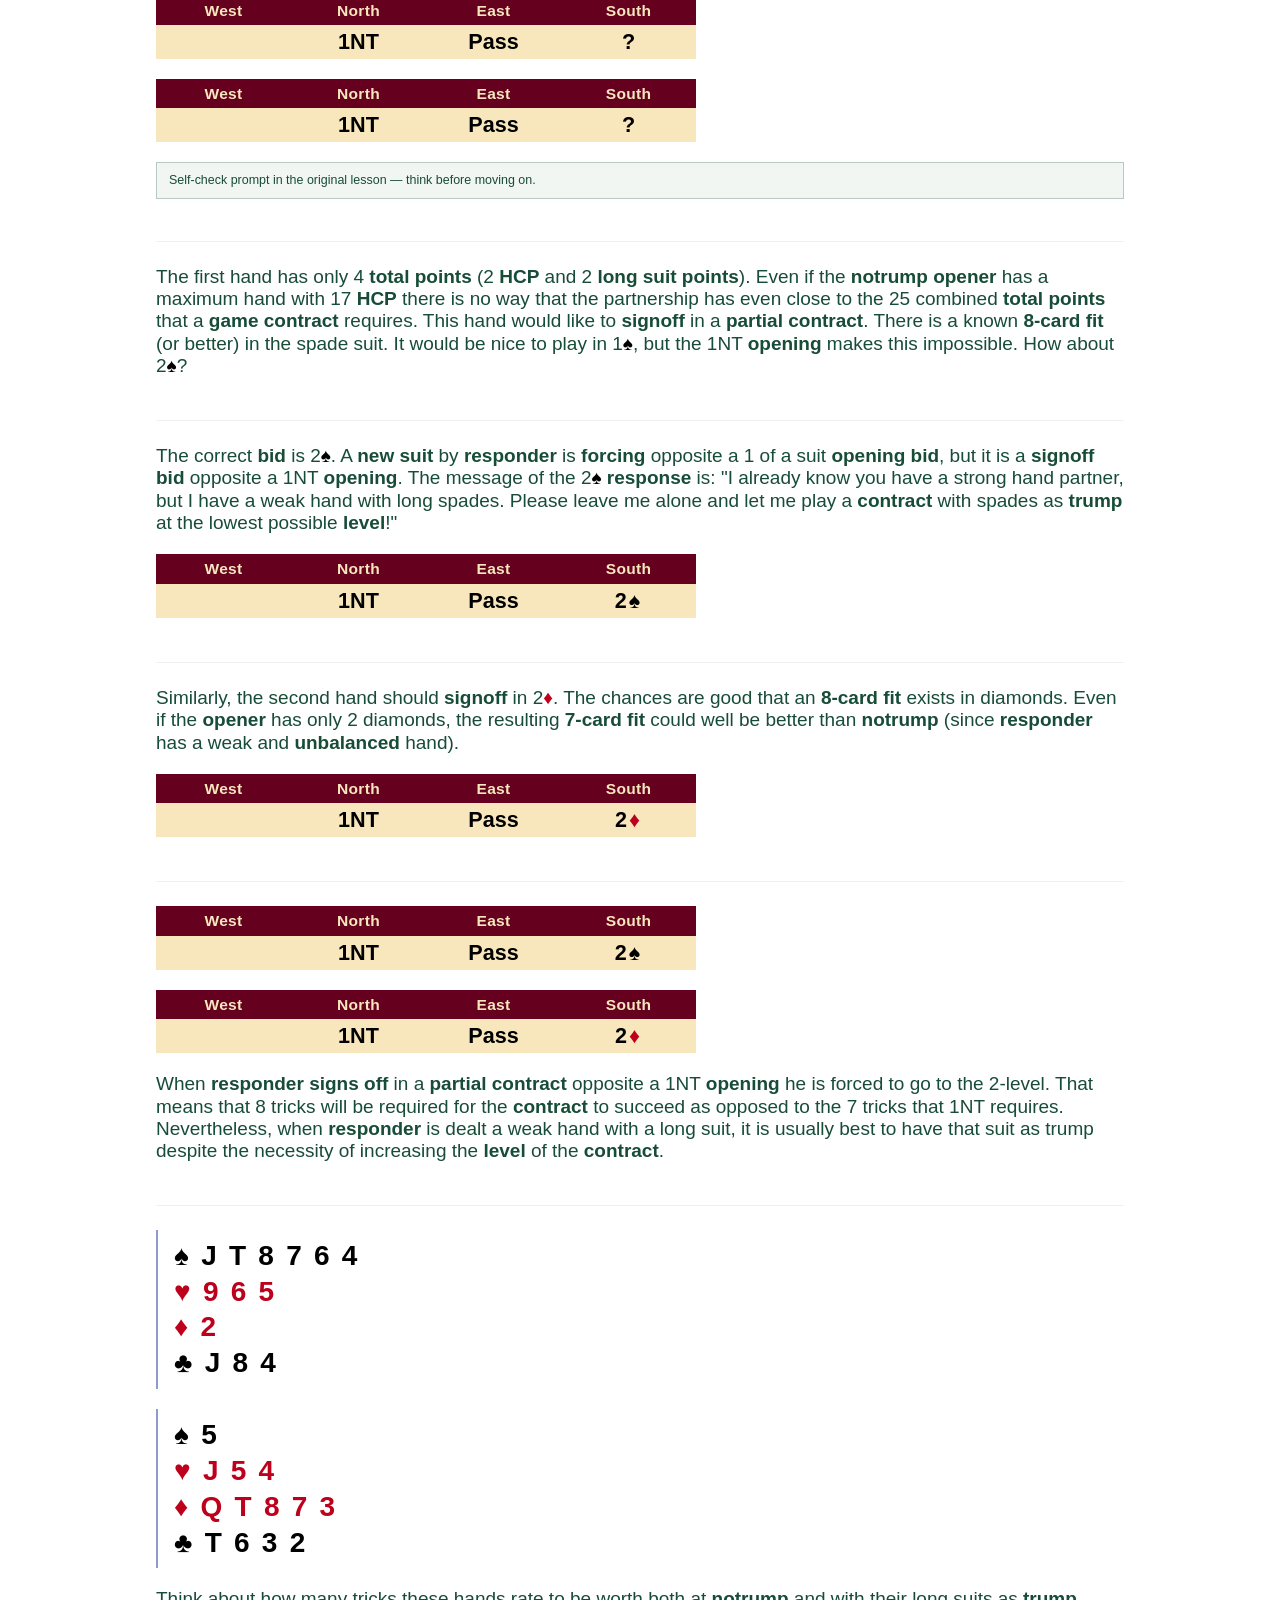
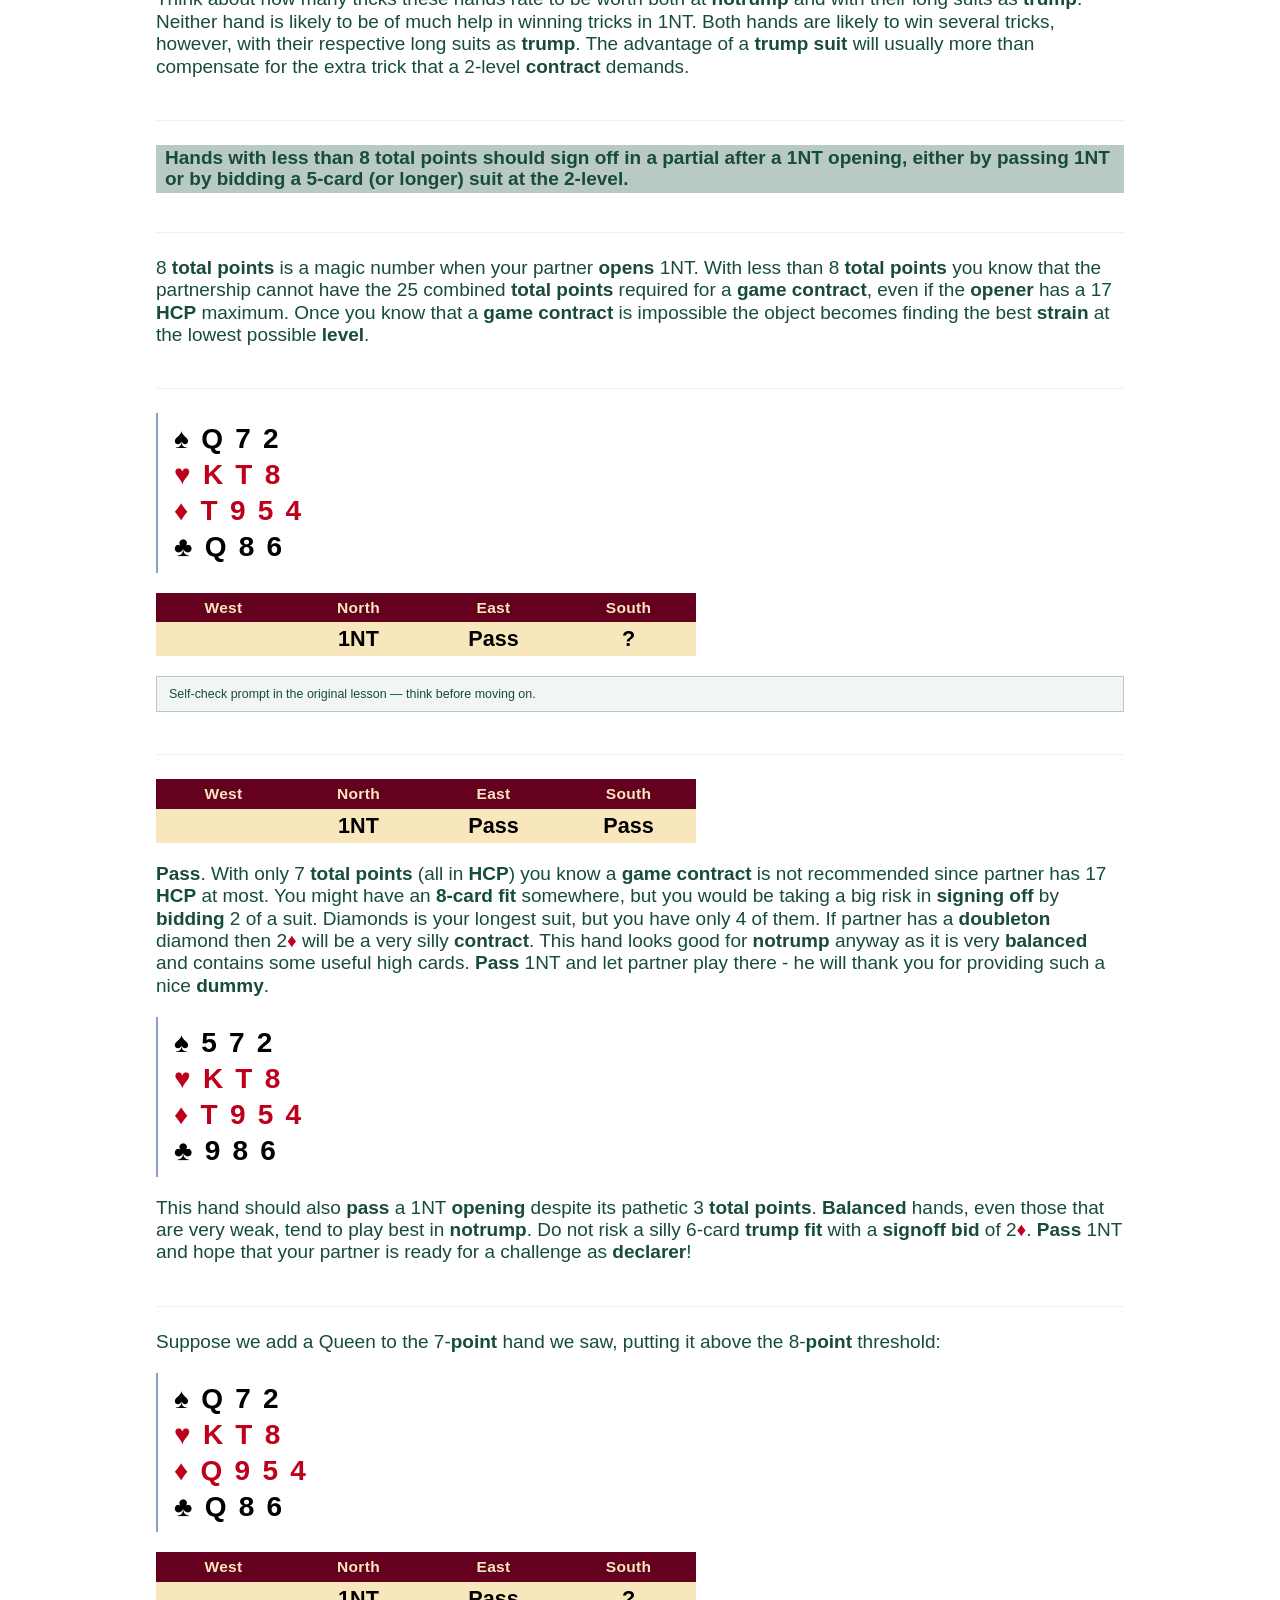
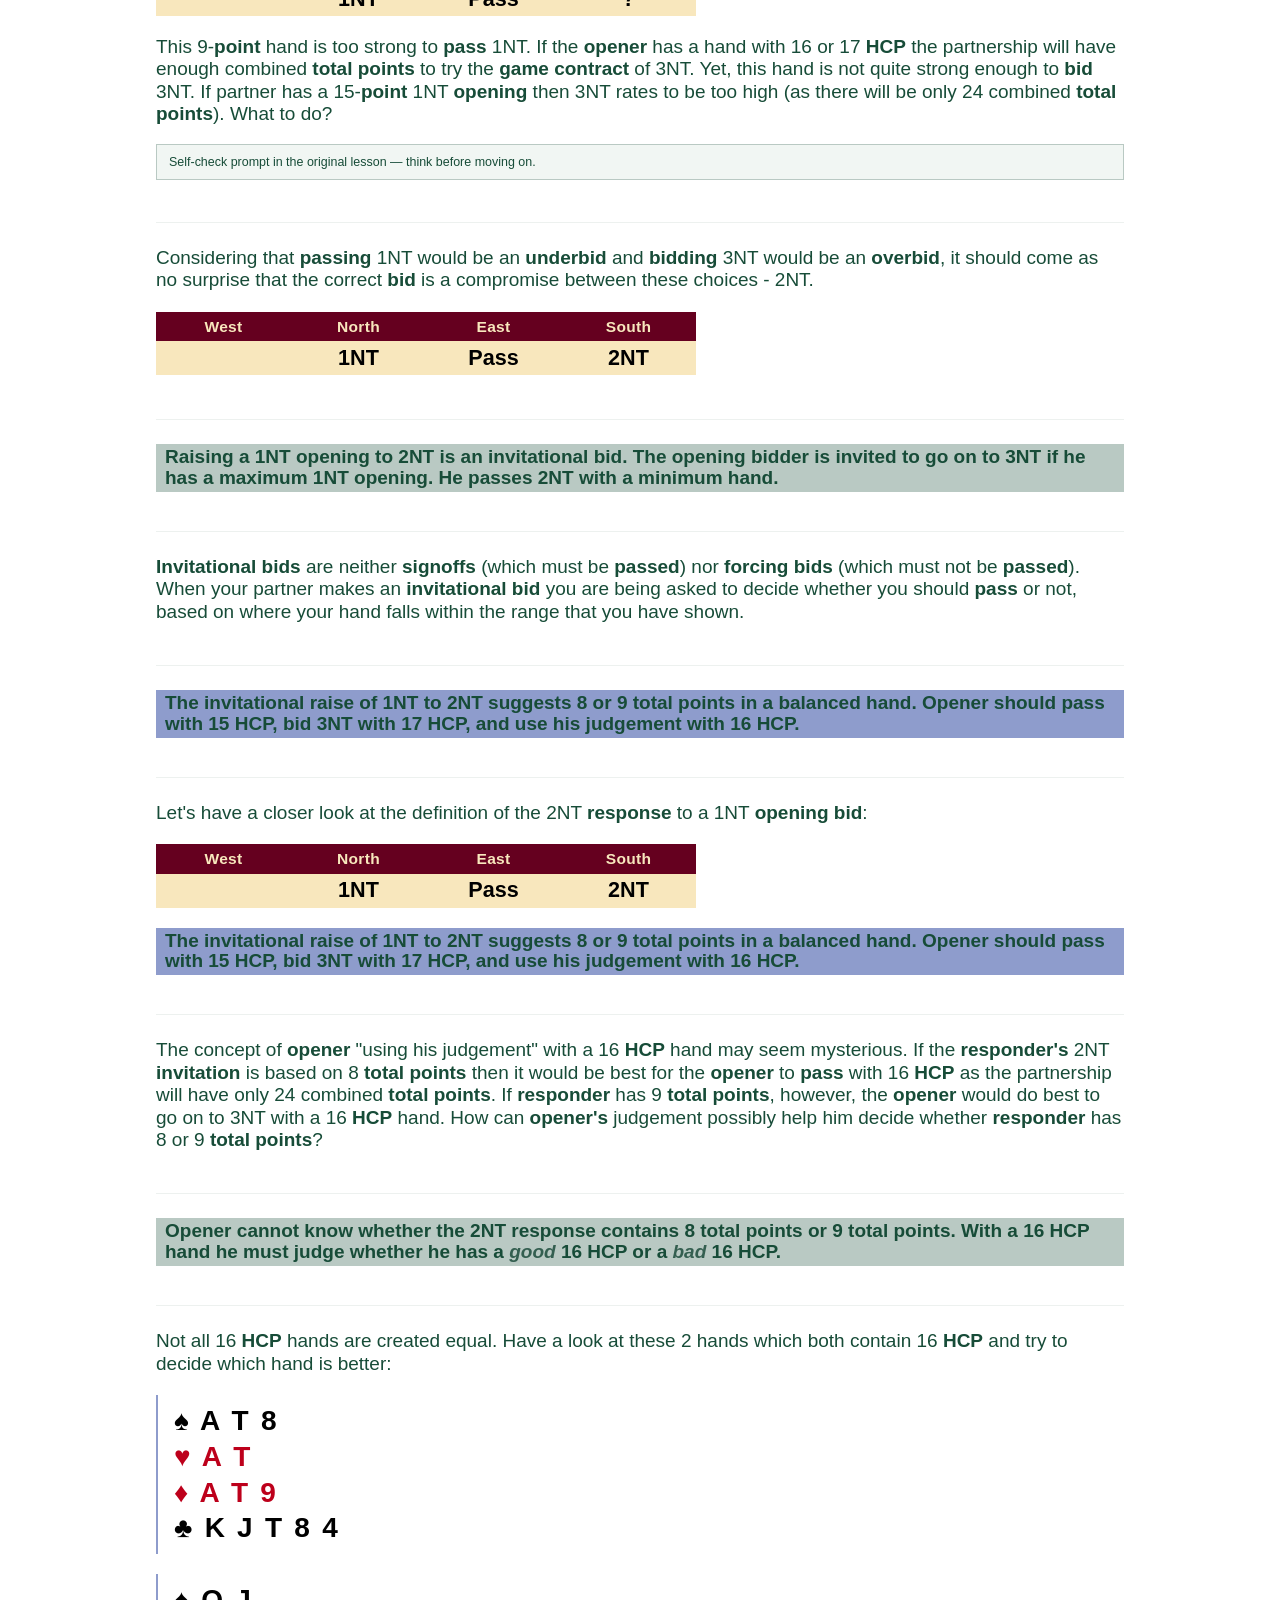
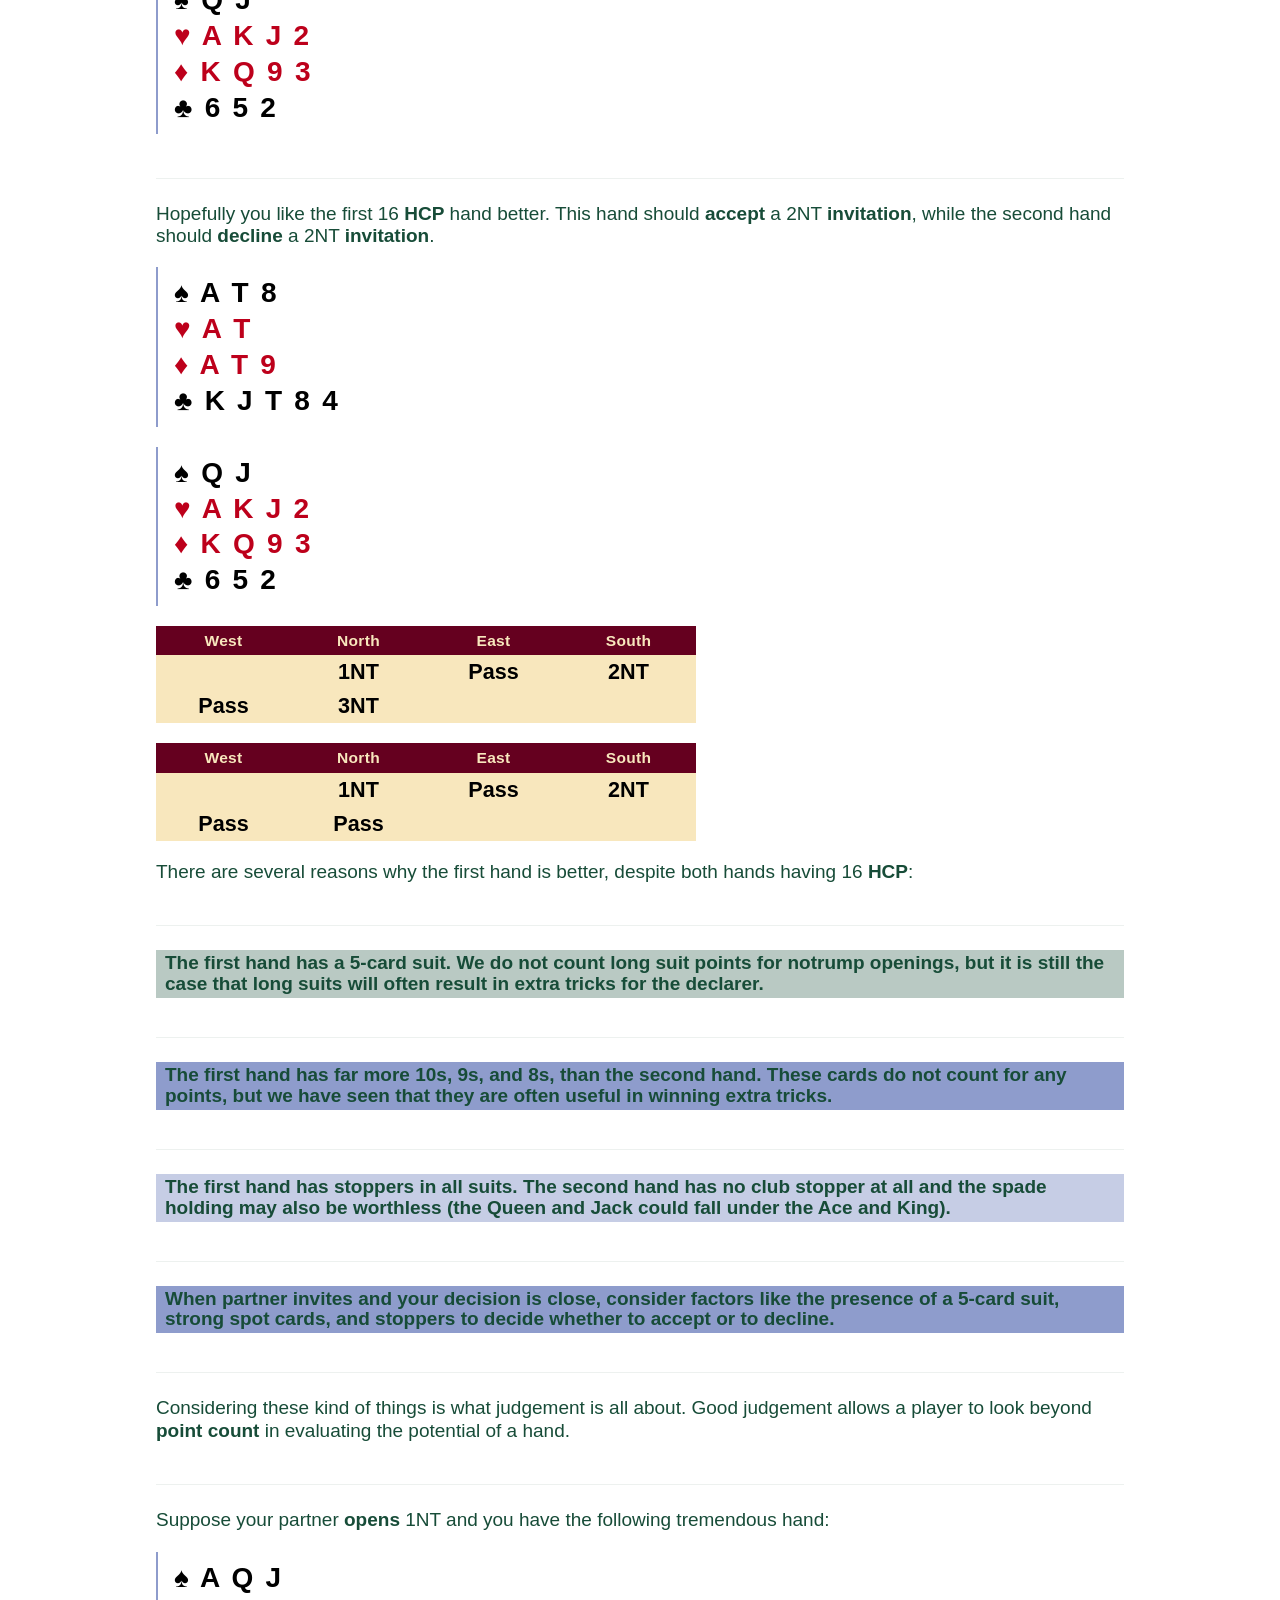
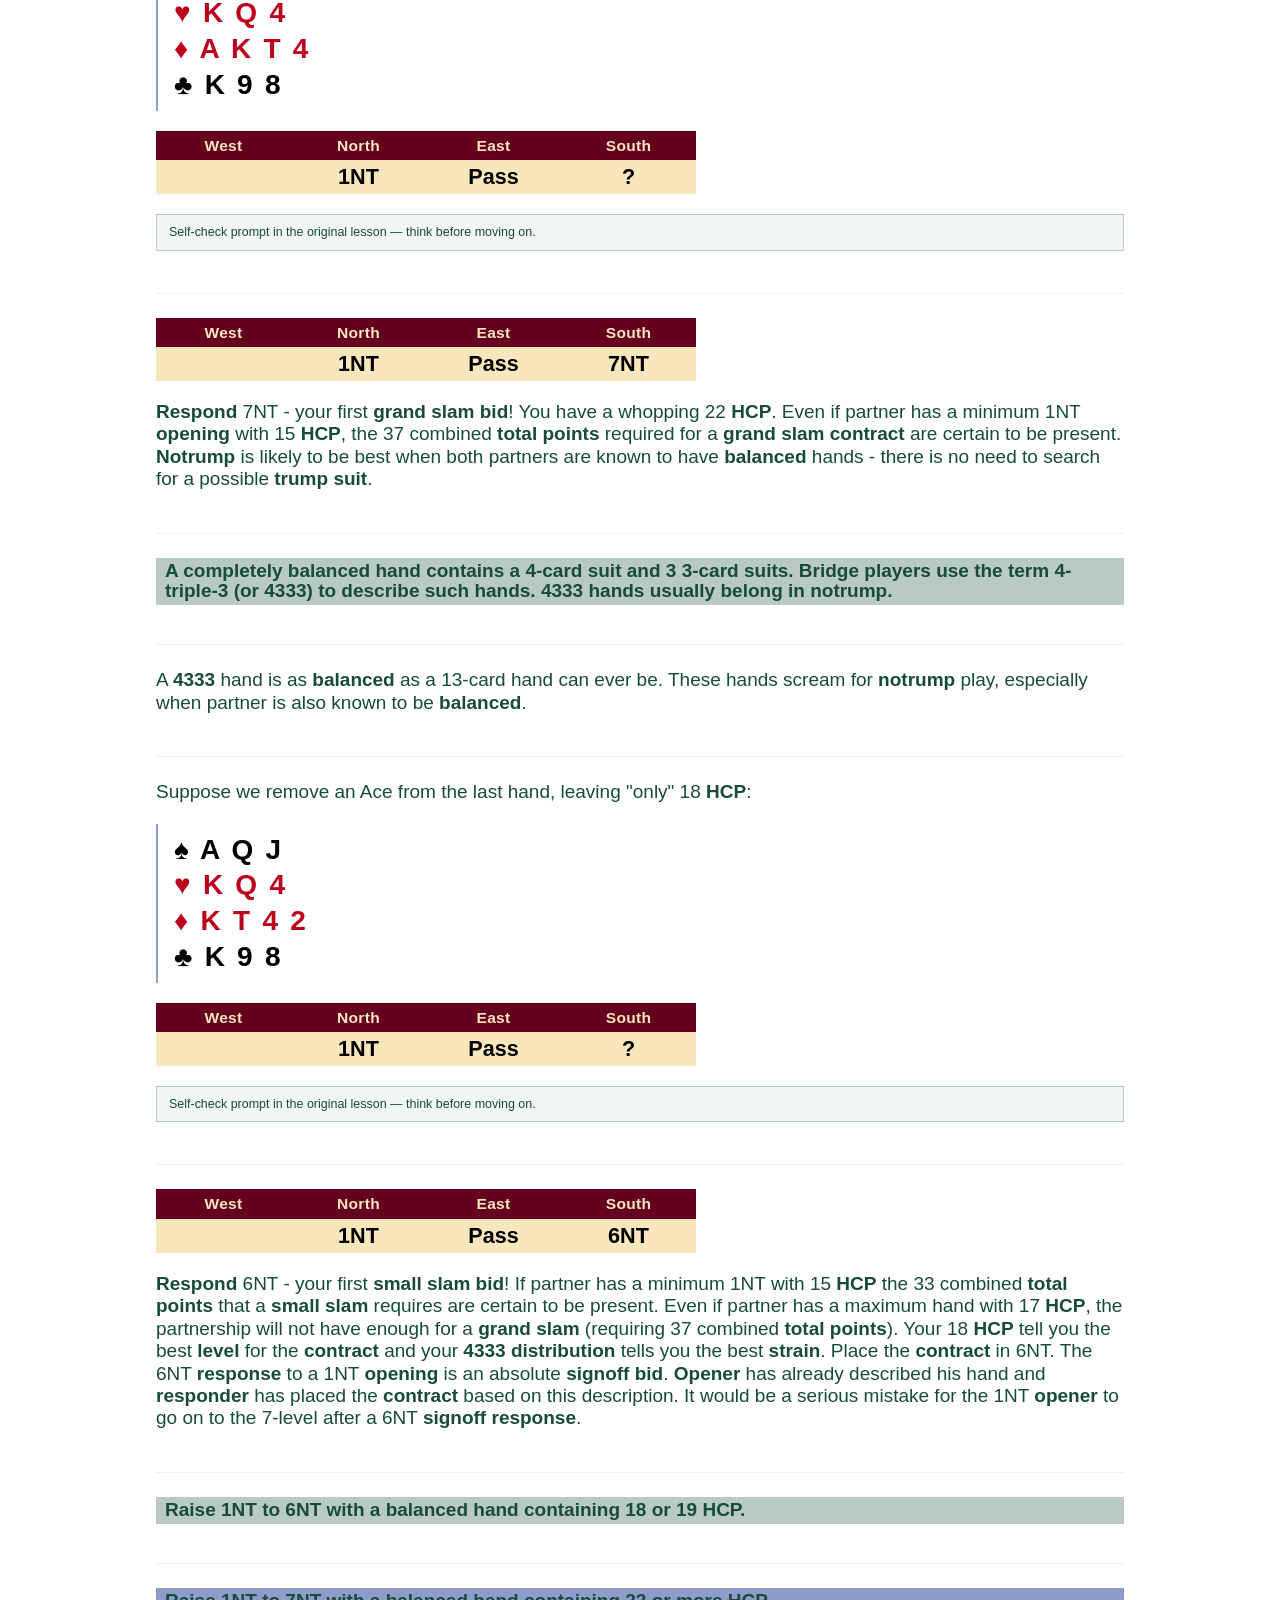
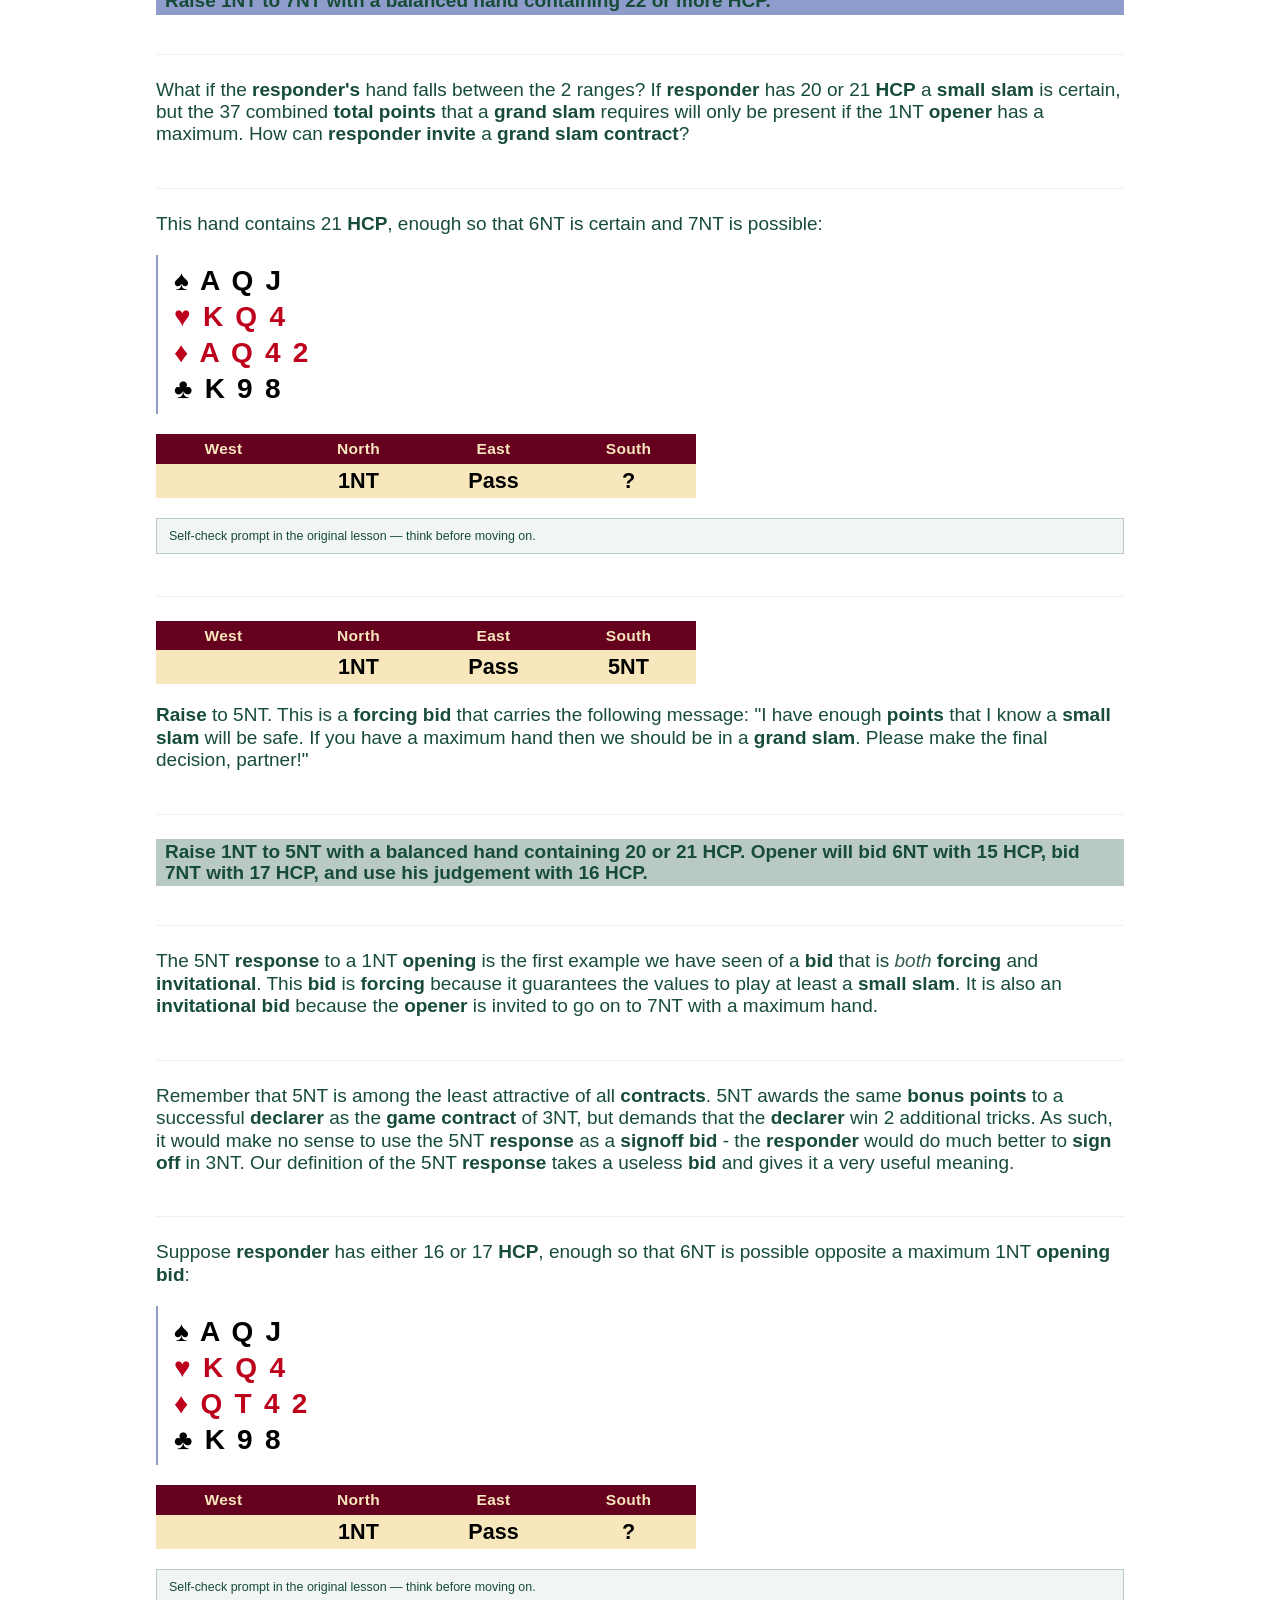
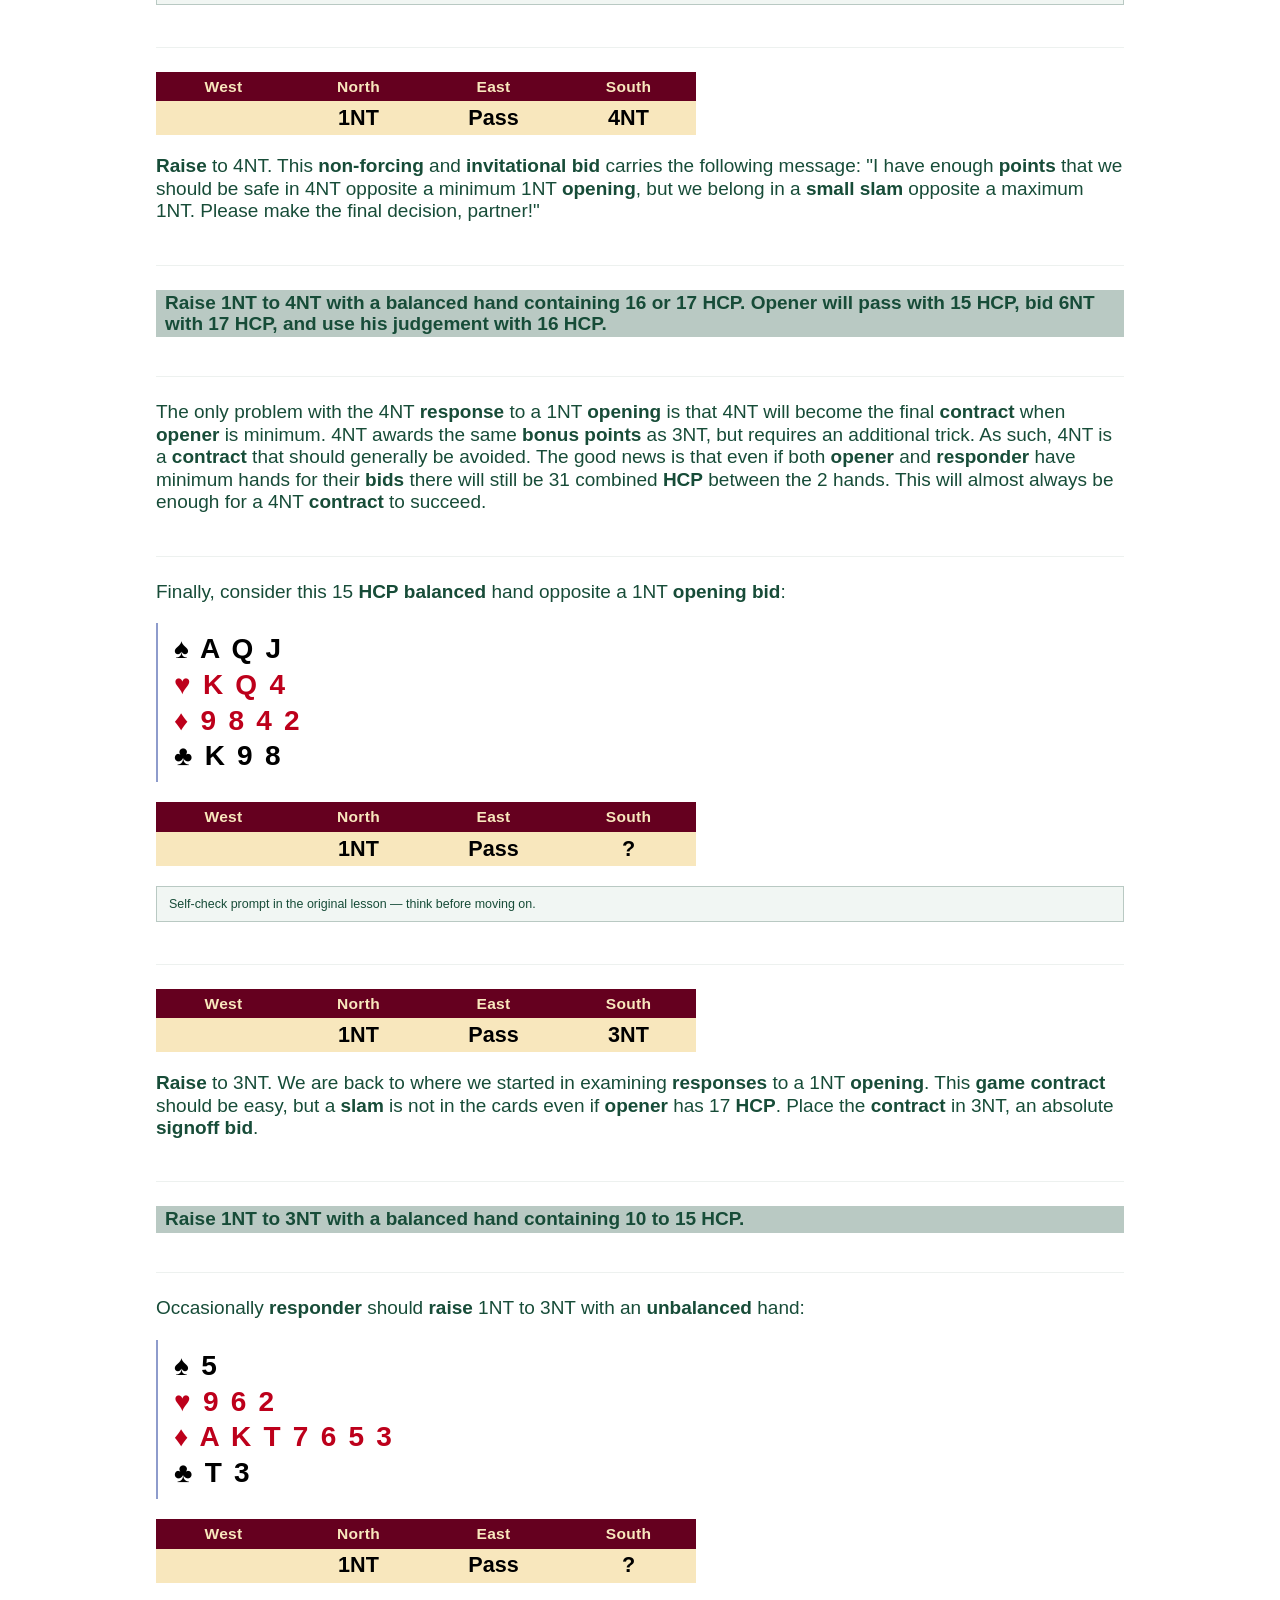
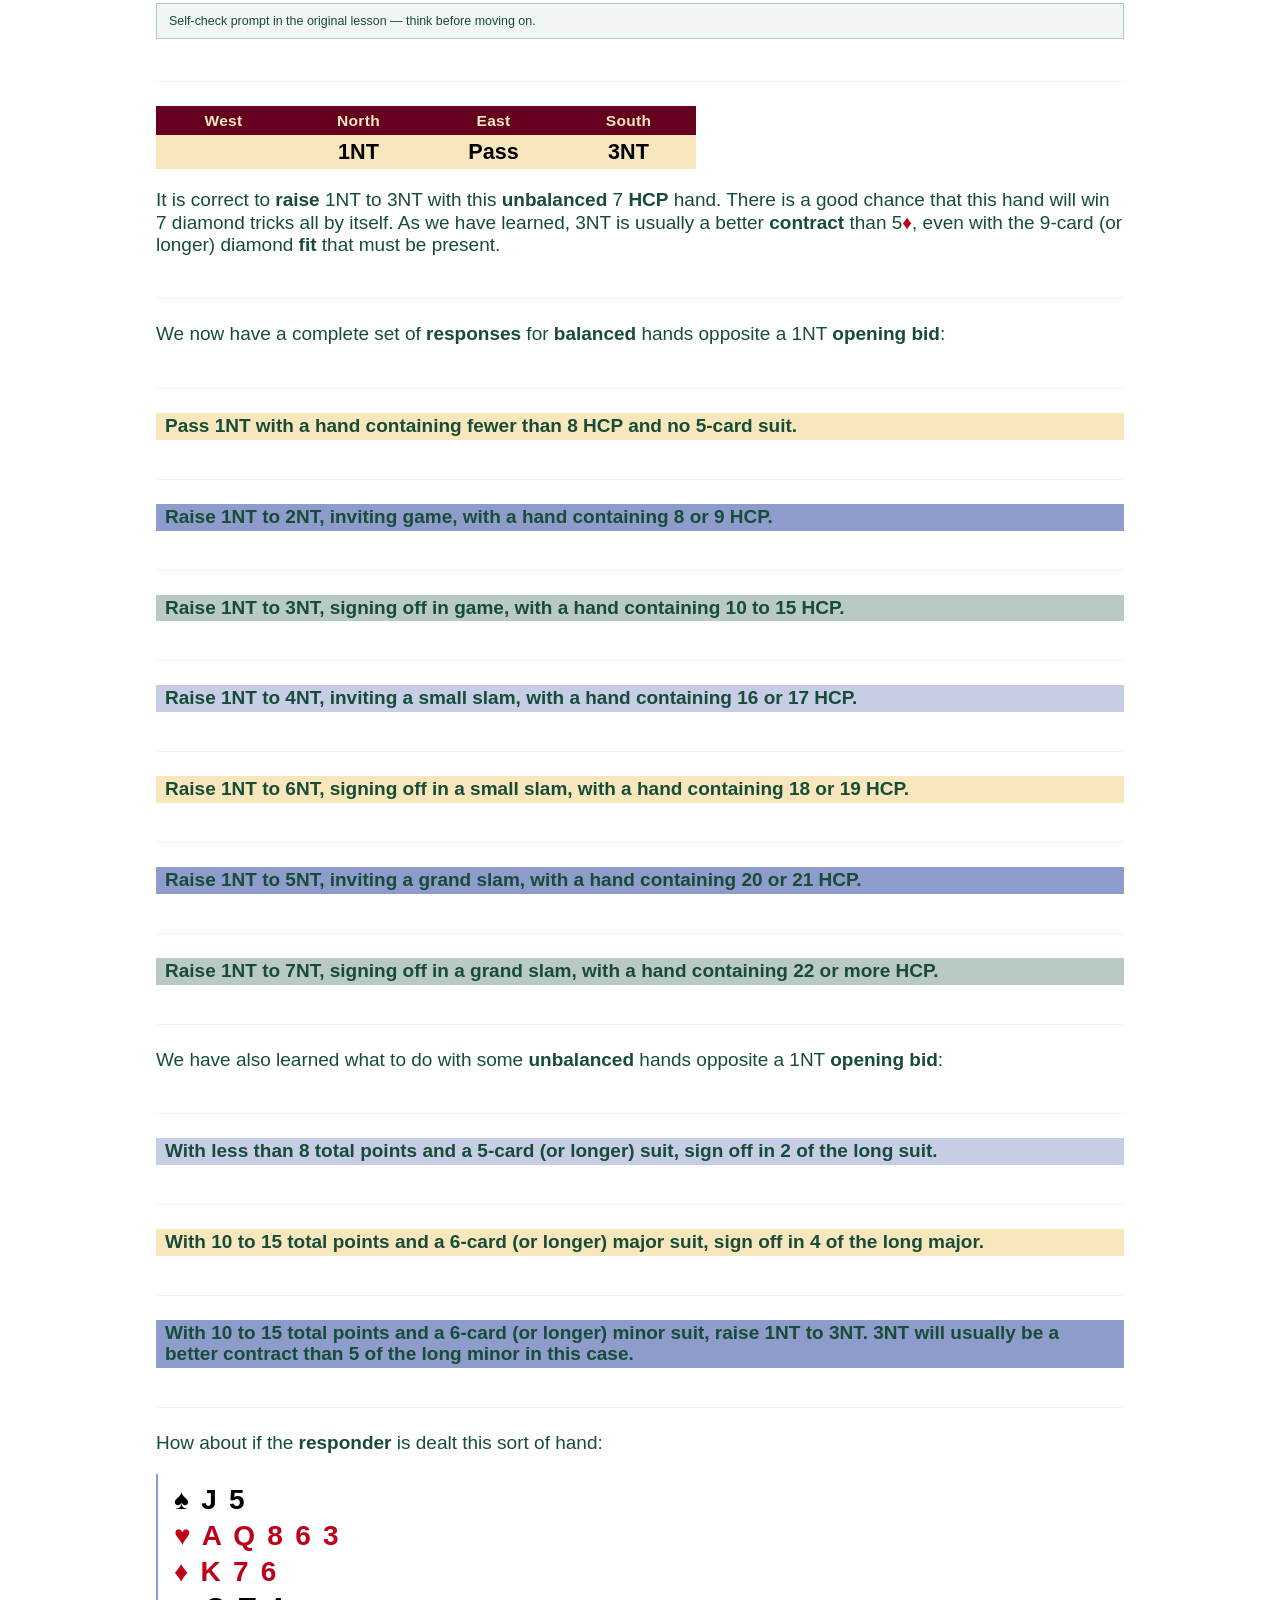
<file: responding_to_1nt.html>
<!doctype html>
<html lang="en"><head>
<meta charset="utf-8"><meta name="viewport" content="width=device-width,initial-scale=1">
<title>Learn to Play Bridge — Responding to a 1NT opening</title>
<link rel="stylesheet" href="bridge_study_test.css?v=20261010-12">
</head><body><main>
<header><h1>Learn to Play Bridge · extracted lesson test</h1><span class="muted" id="count"></span></header>
<div class="chapter-nav"><label for="chapter-select">Chapter</label><select id="chapter-select" aria-label="Choose chapter"><option value="index.html">1. Responding to a 1 of a suit opening</option><option value="responding_to_1nt.html" selected>2. Responding to a 1NT opening</option></select></div>
<div class="toolbar"><div class="mode"><button class="on" data-mode="lesson">Original flow</button><button data-mode="quiz">Lesson quizzes</button><button data-mode="review">Review exercises</button></div><div class="font-controls" aria-label="Text size"><button id="font-down" title="Decrease text size">A−</button><button id="font-reset" title="Reset text size">A</button><button id="font-up" title="Increase text size">A+</button></div></div>
<article id="page"></article>
<nav class="nav"><button id="back">← Back</button><button id="next">Next →</button></nav>
<footer class="rights-notice" id="source-rights">
  <strong>Source &amp; rights notice</strong>
  <p>This is an unofficial, non-commercial mobile reformat created for personal study. Source material: <em>Learn to Play Bridge</em>, developed by Fred Gitelman / Bridge Base Inc. for the <a href="https://acbl.org/learn/" target="_blank" rel="noreferrer">American Contract Bridge League (ACBL)</a>.</p>
  <p>This site is not affiliated with, endorsed by, or sponsored by Fred Gitelman, Bridge Base Inc., or ACBL. Original lesson content, trademarks, and related rights remain with their respective owners. Please do not copy, redistribute, or republish this material. Rights holders may request removal through this repository.</p>
</footer>
</main>
<script src="bridge_resp1nt_data.js?v=20261010-12"></script><script src="bridge_resp1nt_review_data.js?v=20261010-12"></script><script src="bridge_study_test.js?v=20261010-12"></script>
</body></html>
</file>
<file: bridge_study_test.css>
:root {
  --font-size: 19px;
  --green: #174c38;
  --cream: #f8e7bd;
  --sage: #b9c9c3;
  --lavender: #c6cde5;
  --periwinkle: #8e9ccc;
  --brown: #663c27;
  --paper: #fff;
  --line: #dce4df
}

* {
  box-sizing: border-box
}

html {
  scroll-behavior: smooth
}

body {
  margin: 0;
  background: var(--paper);
  color: var(--green);
  font: var(--font-size)/1.18 Arial, Helvetica, sans-serif
}

main {
  width: min(1024px, 100%);
  min-height: 100vh;
  margin: auto;
  padding: 22px clamp(13px, 2.5vw, 28px) 38px;
  background: var(--paper)
}

header {
  display: flex;
  justify-content: space-between;
  gap: 15px;
  border-bottom: 1px solid var(--sage);
  padding-bottom: 10px
}

h1 {
  margin: 0;
  color: var(--green);
  font: 700 .76rem/1 Arial, Helvetica, sans-serif;
  letter-spacing: .08em;
  text-transform: uppercase
}

.muted {
  color: #627d72;
  font: .74rem/1.2 Arial, Helvetica, sans-serif
}

.mode {
  display: flex;
  gap: 7px;
  margin: 14px 0 22px;
  flex-wrap: wrap
}

button {
  border: 1px solid var(--sage);
  border-radius: 2px;
  padding: 8px 11px;
  background: #fff;
  color: var(--green);
  font: 700 .75rem/1 Arial, Helvetica, sans-serif;
  cursor: pointer
}

.mode .on,
.nav button {
  background: var(--sage);
  border-color: var(--green);
  color: var(--green)
}

.nav {
  display: flex;
  justify-content: space-between;
  gap: 10px;
  border-top: 1px solid var(--sage);
  padding-top: 17px;
  margin-top: 26px
}

.nav button:disabled {
  background: #fff;
  border-color: #e6ece8;
  color: #a6b7af;
  cursor: not-allowed
}

article {
  min-height: 58vh
}

h2 {
  font-size: clamp(1.45rem, 2.55vw, 1.9rem);
  font-weight: 700;
  line-height: 1.08;
  color: var(--green);
  margin: 0 0 21px
}

p {
  margin: 0 0 18px
}

.page-label {
  margin: 0 0 13px;
  color: #638075;
  font: .69rem/1 Arial, Helvetica, sans-serif;
  letter-spacing: .08em;
  text-transform: uppercase
}

.empty {
  color: #718a80;
  font-style: italic
}

.chapter {
  max-width: 100%
}

.chapter>h2 {
  margin: 0 0 29px;
  padding-bottom: 14px;
  border-bottom: 1px solid var(--sage)
}

.source-screen {
  padding: 0 0 24px;
  margin: 0 0 24px;
  border-bottom: 1px solid #edf1ef
}

.source-screen:last-child {
  border-bottom: 0
}

.source-screen p {
  max-width: 100%
}

.source-screen strong {
  color: var(--green);
  font-weight: 700
}

.source-screen em {
  color: #345f50
}

.source-screen .callout {
  max-width: 100%;
  background: var(--sage);
  border: 0;
  color: var(--green);
  padding: 3px 9px;
  margin: 15px 0;
  font: 700 1em/1.10 Arial, Helvetica, sans-serif;
  box-shadow: none
}

.source-screen .callout strong {
  color: var(--green)
}

.source-screen .callout.cs-1 {
  background: var(--cream)
}

.source-screen .callout.cs-2 {
  background: var(--sage)
}

.source-screen .callout.cs-3 {
  background: var(--lavender)
}

.source-screen .callout.cs-4 {
  background: var(--periwinkle)
}

.source-screen .callout.cs-5 {
  background: var(--lavender)
}

.source-screen .callout.cs-6 {
  background: var(--brown);
  color: var(--cream)
}

.source-screen .callout.cs-6 strong {
  color: var(--cream)
}

.source-screen .callout.cs-0 {
  background: var(--sage)
}

.source-screen p.cs-6 {
  color: var(--brown)
}

.source-screen p.cs-3,
.source-screen p.cs-4,
.source-screen p.cs-5 {
  color: var(--green)
}

.linkish {
  color: #315fd2;
  text-decoration: underline;
  text-decoration-thickness: 1px
}

.suit.black {
  color: #000
}

.suit.red {
  color: #bd001b
}

.auction {
  width: min(100%, 540px);
  margin: 20px 0;
  background: var(--cream);
  color: #000;
  font: 700 clamp(1rem, 2.2vw, 1.35rem)/1.12 Arial, Helvetica, sans-serif;
  box-shadow: none
}

.auction-head,
.auction-row {
  display: grid;
  grid-template-columns: repeat(4, minmax(0, 1fr));
  text-align: center
}

.auction-head {
  background: #65001f;
  color: var(--cream);
  font-size: .72em;
  letter-spacing: .02em
}

.auction-head span {
  padding: 6px 2px
}

.auction-row {
  min-height: 34px;
  align-items: center
}

.auction-row span {
  min-width: 0;
  padding: 3px 2px;
  white-space: nowrap
}

.auction .suit.black,
.auction-suit.black {
  color: #000 !important
}

.auction .suit.red,
.auction-suit.red {
  color: #bd001b !important
}

.auction-row span:empty {
  display: block
}

.hand {
  background: #fff;
  border-left: 2px solid var(--periwinkle);
  padding: 8px 16px;
  margin: 20px 0;
  color: #000;
  font: 700 clamp(1.22rem, 2.5vw, 1.75rem)/1.28 Arial, Helvetica, sans-serif
}

.hand div {
  letter-spacing: .08em
}

.hand .black {
  color: #000
}

.hand .red {
  color: #bd001b
}

.selfcheck {
  margin: 18px 0;
  padding: 9px 12px;
  border: 1px solid var(--sage);
  background: #f1f6f3;
  color: var(--green);
  font: .78rem/1.3 Arial, Helvetica, sans-serif
}

.answer {
  background: #f5f8f6;
  border: 1px solid var(--sage);
  padding: 17px 19px;
  margin: 21px 0
}

.reveal {
  border-color: var(--green);
  color: var(--green);
  background: #f1f6f3
}

@media(max-width:480px) {
  main {
    padding: 18px 13px 26px
  }

  .nav button {
    min-width: 95px
  }

  .auction {
    font-size: 1rem
  }
}

.toolbar {
  display: flex;
  justify-content: space-between;
  align-items: center;
  gap: 12px
}

.toolbar .mode {
  margin-bottom: 22px
}

.font-controls {
  display: flex;
  gap: 4px;
  margin-bottom: 22px
}

.font-controls button {
  min-width: 34px;
  padding: 7px 8px
}

@media(max-width:480px) {
  .toolbar {
    align-items: flex-start
  }

  .font-controls {
    gap: 2px
  }

  .font-controls button {
    min-width: 30px;
    padding: 7px 6px
  }
}

.review-answer-gap {
  height: 1.2em
}
.visual-row {
  display: flex;
  flex-wrap: wrap;
  gap: 22px;
  align-items: flex-start;
}

.visual-item {
  flex: 1 1 260px;
  min-width: 0;
}

main {
  cursor: grab;
}

button, input {
  cursor: pointer;
}

.is-panning,
.is-panning * {
  cursor: grabbing !important;
  user-select: none !important;
}

.rights-notice {
  margin-top: 42px;
  padding: 16px 0 4px;
  border-top: 1px solid var(--sage);
  color: #536966;
  font: .78rem/1.45 Arial, Helvetica, sans-serif;
}

.rights-notice strong {
  color: var(--green);
  font-size: .82rem;
}

.rights-notice p {
  margin: 7px 0;
}

.rights-notice a {
  color: inherit;
}
.chapter-nav {
  display: flex;
  align-items: center;
  gap: 8px;
  margin: 13px 0 0;
  color: #627d72;
  font: .74rem/1 Arial, Helvetica, sans-serif;
}

.chapter-nav select {
  max-width: min(100%, 370px);
  border: 1px solid var(--sage);
  border-radius: 2px;
  padding: 7px 26px 7px 8px;
  background: #fff;
  color: var(--green);
  font: 700 .78rem/1 Arial, Helvetica, sans-serif;
}

@media(max-width:480px) {
  .chapter-nav select { max-width: calc(100vw - 105px); }
}
</file>
